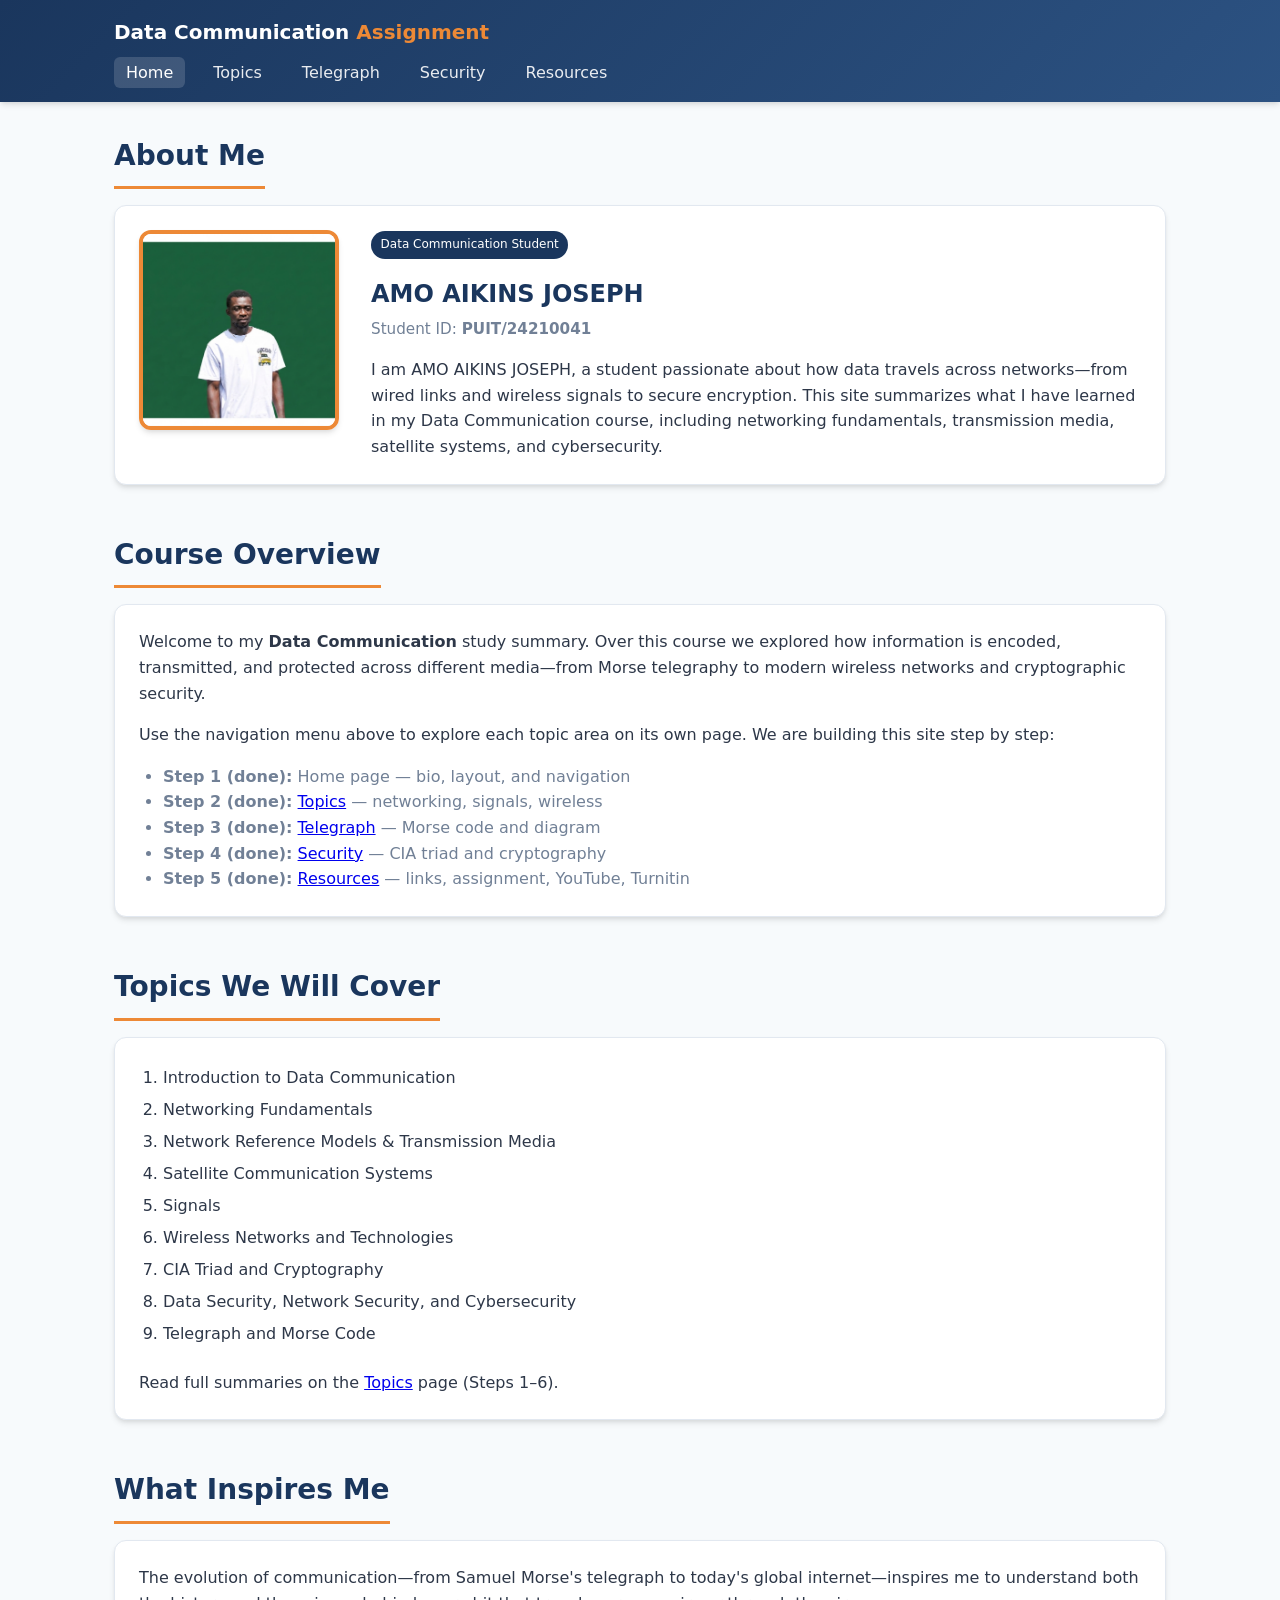
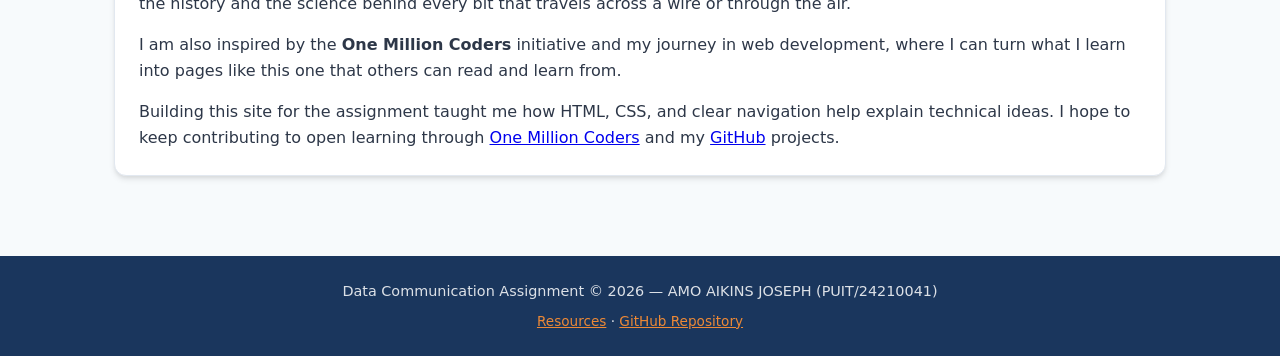
<file: index.html>
<!DOCTYPE html>
<html lang="en">
<head>
  <meta charset="UTF-8">
  <meta name="viewport" content="width=device-width, initial-scale=1.0">
  <title>Data Communication Assignment | Home</title>
  <link rel="stylesheet" href="css/styles.css">
</head>
<body>

  <header class="site-header">
    <div class="header-inner">
      <p class="site-title">Data Communication <span>Assignment</span></p>
      <nav class="main-nav" aria-label="Main navigation">
        <ul>
          <li><a href="index.html" class="active">Home</a></li>
          <li><a href="topics.html">Topics</a></li>
          <li><a href="telegraph.html">Telegraph</a></li>
          <li><a href="security.html">Security</a></li>
          <li><a href="resources.html">Resources</a></li>
        </ul>
      </nav>
    </div>
  </header>

  <main class="container">

    <!-- Section 1: About Me (Bio) -->
    <section id="about">
      <h1 class="section-title">About Me</h1>
      <div class="card profile-grid">
        <img
          src="assets/images/profile.png"
          alt="Student profile photo"
          class="profile-image"
          width="200"
          height="200"
        >
        <div class="profile-meta">
          <span class="badge">Data Communication Student</span>
          <h2>AMO AIKINS JOSEPH</h2>
          <p class="student-id">Student ID: <strong>PUIT/24210041</strong></p>
          <p>
            I am AMO AIKINS JOSEPH, a student passionate about how data travels across
            networks—from wired links and wireless signals to secure encryption. This
            site summarizes what I have learned in my Data Communication course,
            including networking fundamentals, transmission media, satellite systems,
            and cybersecurity.
          </p>
        </div>
      </div>
    </section>

    <!-- Section 2: Course Overview -->
    <section id="overview">
      <h2 class="section-title">Course Overview</h2>
      <div class="card">
        <p>
          Welcome to my <strong>Data Communication</strong> study summary. Over this course
          we explored how information is encoded, transmitted, and protected across
          different media—from Morse telegraphy to modern wireless networks and
          cryptographic security.
        </p>
        <p style="margin-top: 1rem;">
          Use the navigation menu above to explore each topic area on its own page.
          We are building this site step by step:
        </p>
        <ul style="margin: 1rem 0 0 1.5rem; color: var(--text-muted);">
          <li><strong>Step 1 (done):</strong> Home page — bio, layout, and navigation</li>
          <li><strong>Step 2 (done):</strong> <a href="topics.html">Topics</a> — networking, signals, wireless</li>
          <li><strong>Step 3 (done):</strong> <a href="telegraph.html">Telegraph</a> — Morse code and diagram</li>
          <li><strong>Step 4 (done):</strong> <a href="security.html">Security</a> — CIA triad and cryptography</li>
          <li><strong>Step 5 (done):</strong> <a href="resources.html">Resources</a> — links, assignment, YouTube, Turnitin</li>
        </ul>
      </div>
    </section>

    <!-- Section 3: Topics at a Glance -->
    <section id="topics-preview">
      <h2 class="section-title">Topics We Will Cover</h2>
      <div class="card">
        <ol style="margin-left: 1.5rem; line-height: 2;">
          <li>Introduction to Data Communication</li>
          <li>Networking Fundamentals</li>
          <li>Network Reference Models &amp; Transmission Media</li>
          <li>Satellite Communication Systems</li>
          <li>Signals</li>
          <li>Wireless Networks and Technologies</li>
          <li>CIA Triad and Cryptography</li>
          <li>Data Security, Network Security, and Cybersecurity</li>
          <li>Telegraph and Morse Code</li>
        </ol>
        <p style="margin-top: 1.25rem;">
          Read full summaries on the <a href="topics.html">Topics</a> page (Steps 1–6).
        </p>
      </div>
    </section>

    <!-- Section 4: What Inspires Me (placeholder for Step 5 expansion) -->
    <section id="inspiration">
      <h2 class="section-title">What Inspires Me</h2>
      <div class="card">
        <p>
          The evolution of communication—from Samuel Morse's telegraph to today's
          global internet—inspires me to understand both the history and the science
          behind every bit that travels across a wire or through the air.
        </p>
        <p style="margin-top: 1rem;">
          I am also inspired by the <strong>One Million Coders</strong> initiative and
          my journey in web development, where I can turn what I learn into pages
          like this one that others can read and learn from.
        </p>
        <p style="margin-top: 1rem;">
          Building this site for the assignment taught me how HTML, CSS, and clear navigation
          help explain technical ideas. I hope to keep contributing to open learning through
          <a href="resources.html#one-million-coders">One Million Coders</a> and my
          <a href="resources.html#github">GitHub</a> projects.
        </p>
      </div>
    </section>

  </main>

  <footer class="site-footer">
    <p>Data Communication Assignment &copy; 2026 &mdash; AMO AIKINS JOSEPH (PUIT/24210041)</p>
    <p style="margin-top: 0.5rem; font-size: 0.85rem;">
      <a href="resources.html">Resources</a> &middot;
      <a href="https://github.com/josephaikins810-eng/Data-Communication-Assignment" target="_blank" rel="noopener noreferrer">GitHub Repository</a>
    </p>
  </footer>

</body>
</html>
</file>
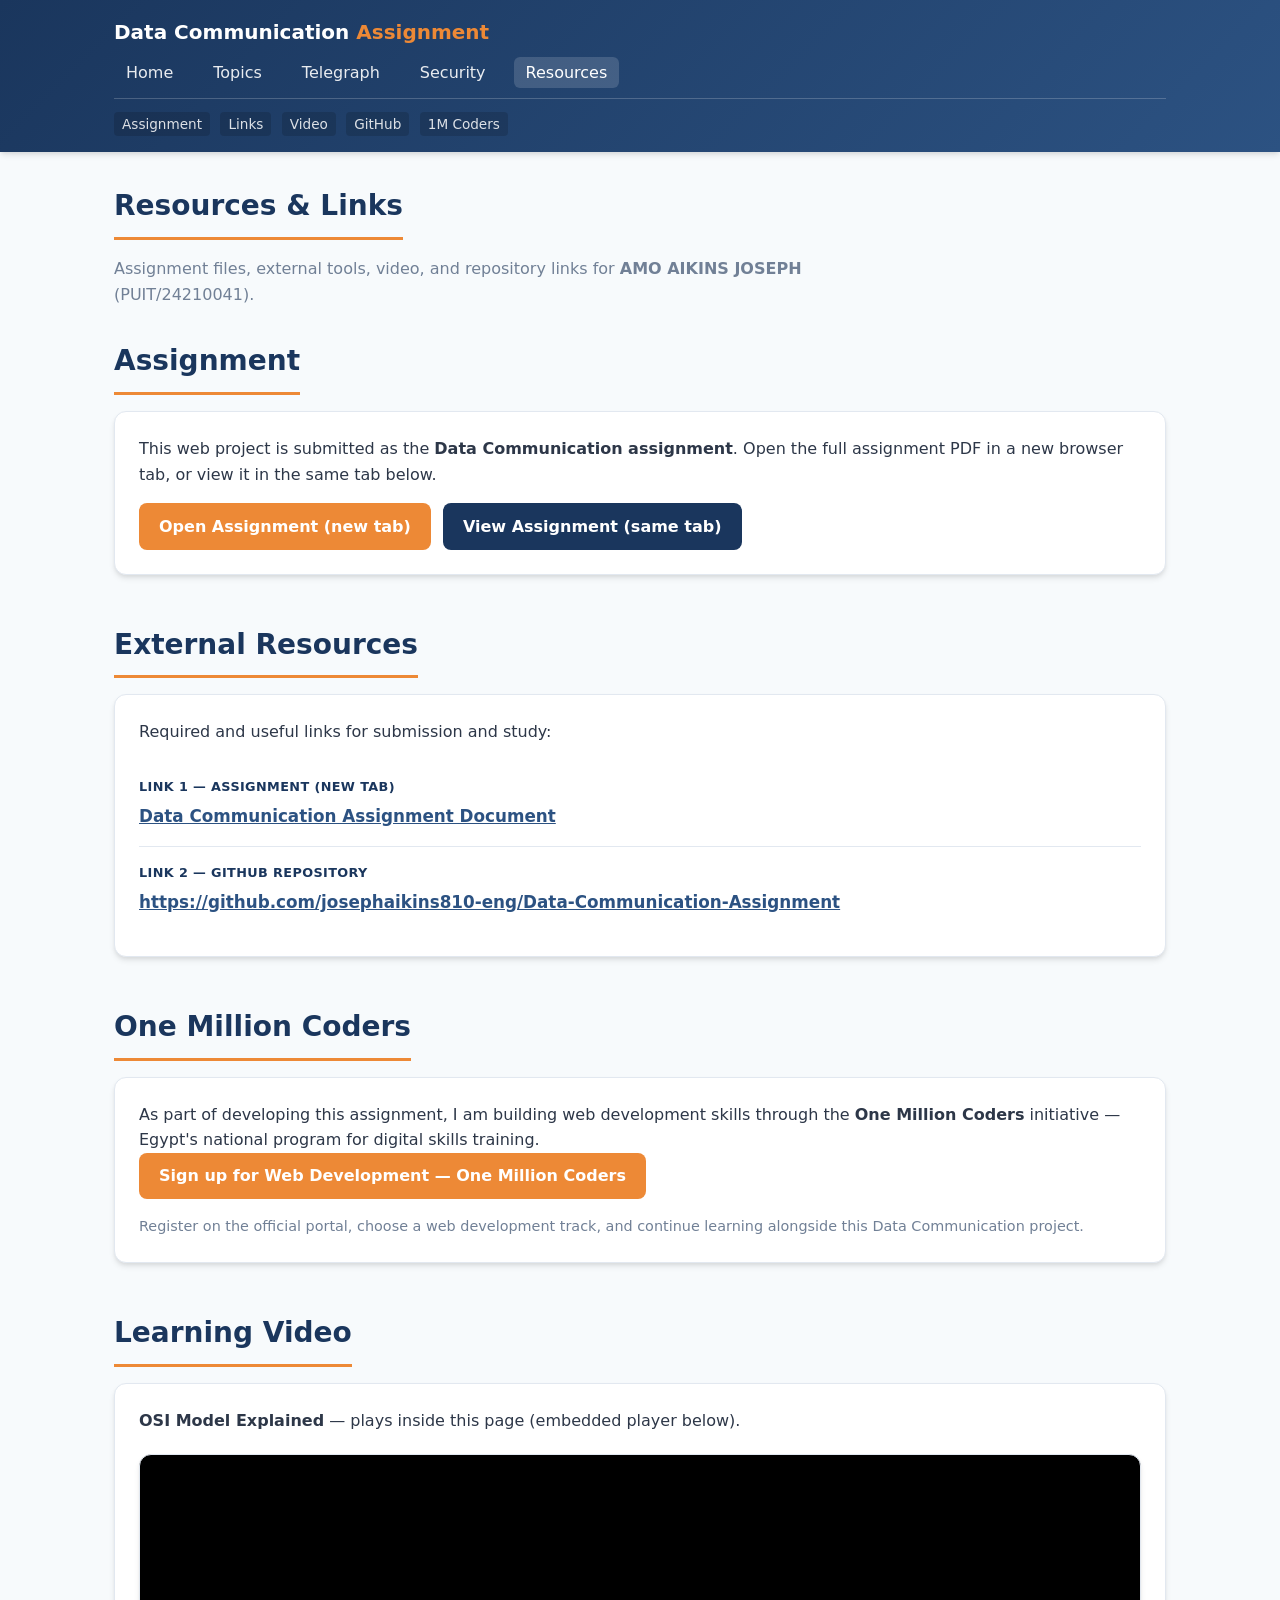
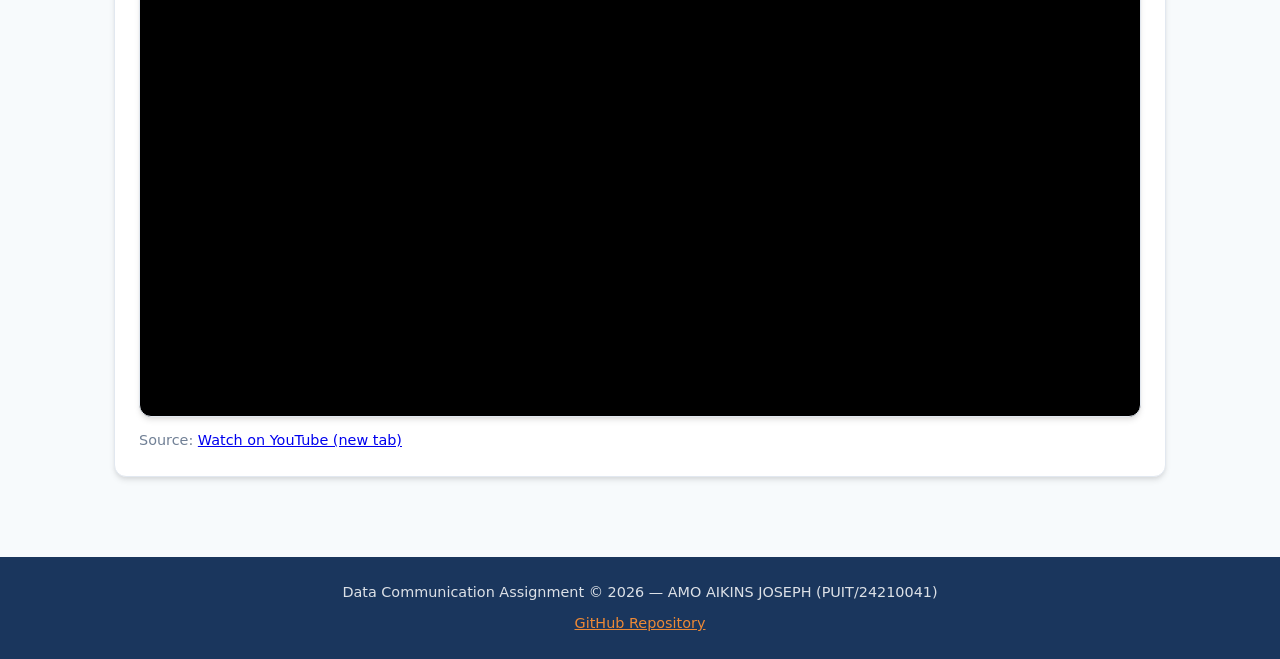
<file: resources.html>
<!DOCTYPE html>
<html lang="en">
<head>
  <meta charset="UTF-8">
  <meta name="viewport" content="width=device-width, initial-scale=1.0">
  <title>Data Communication Assignment | Resources</title>
  <link rel="stylesheet" href="css/styles.css">
</head>
<body>

  <header class="site-header">
    <div class="header-inner">
      <p class="site-title">Data Communication <span>Assignment</span></p>
      <nav class="main-nav" aria-label="Main navigation">
        <ul>
          <li><a href="index.html">Home</a></li>
          <li><a href="topics.html">Topics</a></li>
          <li><a href="telegraph.html">Telegraph</a></li>
          <li><a href="security.html">Security</a></li>
          <li><a href="resources.html" class="active">Resources</a></li>
        </ul>
      </nav>
      <nav class="page-subnav" aria-label="Resources page sections">
        <ul>
          <li><a href="#assignment">Assignment</a></li>
          <li><a href="#links">Links</a></li>
          <li><a href="#video">Video</a></li>
          <li><a href="#github">GitHub</a></li>
          <li><a href="#one-million-coders">1M Coders</a></li>
        </ul>
      </nav>
    </div>
  </header>

  <main class="container">

    <section id="page-intro" class="page-hero">
      <h1 class="section-title">Resources &amp; Links</h1>
      <p class="hero-text">
        Assignment files, external tools, video, and repository links for
        <strong>AMO AIKINS JOSEPH</strong> (PUIT/24210041).
      </p>
    </section>

    <!-- Assignment (Link1 - opens new tab) -->
    <section id="assignment">
      <h2 class="section-title">Assignment</h2>
      <div class="card">
        <p>
          This web project is submitted as the <strong>Data Communication assignment</strong>.
          Open the full assignment PDF in a new browser tab, or view it in the same tab below.
        </p>
        <div class="link-actions">
          <a
            href="assignments/data-communication-assignment.pdf"
            class="btn btn-primary"
            target="_blank"
            rel="noopener noreferrer"
          >
            Open Assignment (new tab)
          </a>
          <a
            href="assignments/data-communication-assignment.pdf"
            class="btn btn-secondary"
          >
            View Assignment (same tab)
          </a>
        </div>
      </div>
    </section>

    <!-- External resources: Turnitin + more (Link2) -->
    <section id="links">
      <h2 class="section-title">External Resources</h2>
      <div class="card">
        <p>Required and useful links for submission and study:</p>
        <ul class="resource-link-list">
          <li>
            <span class="link-label">Link 1 — Assignment (new tab)</span>
            <a
              href="assignments/data-communication-assignment.pdf"
              target="_blank"
              rel="noopener noreferrer"
            >
              Data Communication Assignment Document
            </a>
          </li>
          
          <li>
            <span class="link-label">Link 2 — GitHub Repository</span>
            <a
              href="https://github.com/josephaikins810-eng/data-communication"
              target="_blank"
              rel="noopener noreferrer"
            >
              https://github.com/josephaikins810-eng/Data-Communication-Assignment
            </a>
          </li>
        </ul>
      </div>
    </section>

<!-- One Million Coders -->
<section id="one-million-coders">
  <h2 class="section-title">One Million Coders</h2>
  <div class="card">
    <p>
      As part of developing this assignment, I am building web development skills through
      the <strong>One Million Coders</strong> initiative — Egypt's national program for
      digital skills training.
    </p>
    <a
      href="https://www.onemillioncoders.gov.eg/"
      class="btn btn-primary"
      target="_blank"
      rel="noopener noreferrer"
    >
      Sign up for Web Development — One Million Coders
    </a>
    <p class="link-note" style="margin-top: 1rem;">
      Register on the official portal, choose a web development track, and continue
      learning alongside this Data Communication project.
    </p>
  </div>
</section>

    <!-- YouTube embedded in page (plays inside this tab) -->
    <section id="video">
      <h2 class="section-title">Learning Video</h2>
      <div class="card">
        <p>
          <strong>OSI Model Explained</strong> — plays inside this page (embedded player below).
        </p>
        <p id="video-local-tip" class="video-warning" hidden>
          <strong>Video blocked on local files.</strong>
          Double-click <code>start-server.bat</code> in your project folder, then open
          <a href="http://localhost:5500/resources.html#video">http://localhost:5500/resources.html#video</a>
          — or use <strong>Live Server</strong> on this file in Cursor.
        </p>
        <div class="video-wrapper">
          <iframe
            src="https://www.youtube.com/embed/vv4y_uOneC0?rel=0"
            title="OSI Model Explained | Data Communication"
            allow="accelerometer; autoplay; clipboard-write; encrypted-media; gyroscope; picture-in-picture; web-share"
            allowfullscreen
            referrerpolicy="strict-origin-when-cross-origin"
          ></iframe>
        </div>
        <p class="link-note">
          Source:
          <a href="https://www.youtube.com/watch?v=vv4y_uOneC0" target="_blank" rel="noopener noreferrer">
            Watch on YouTube (new tab)
          </a>
        </p>
      </div>
    </section>


  </main>

  <footer class="site-footer">
    <p>Data Communication Assignment &copy; 2026 &mdash; AMO AIKINS JOSEPH (PUIT/24210041)</p>
    <p style="margin-top: 0.5rem;">
      <a href="https://github.com/josephaikins810-eng/data-communication" target="_blank" rel="noopener noreferrer">GitHub Repository</a>
    </p>
  </footer>

  <script>
    if (window.location.protocol === "file:") {
      var tip = document.getElementById("video-local-tip");
      if (tip) tip.hidden = false;
    }
  </script>
</body>
</html>
</file>
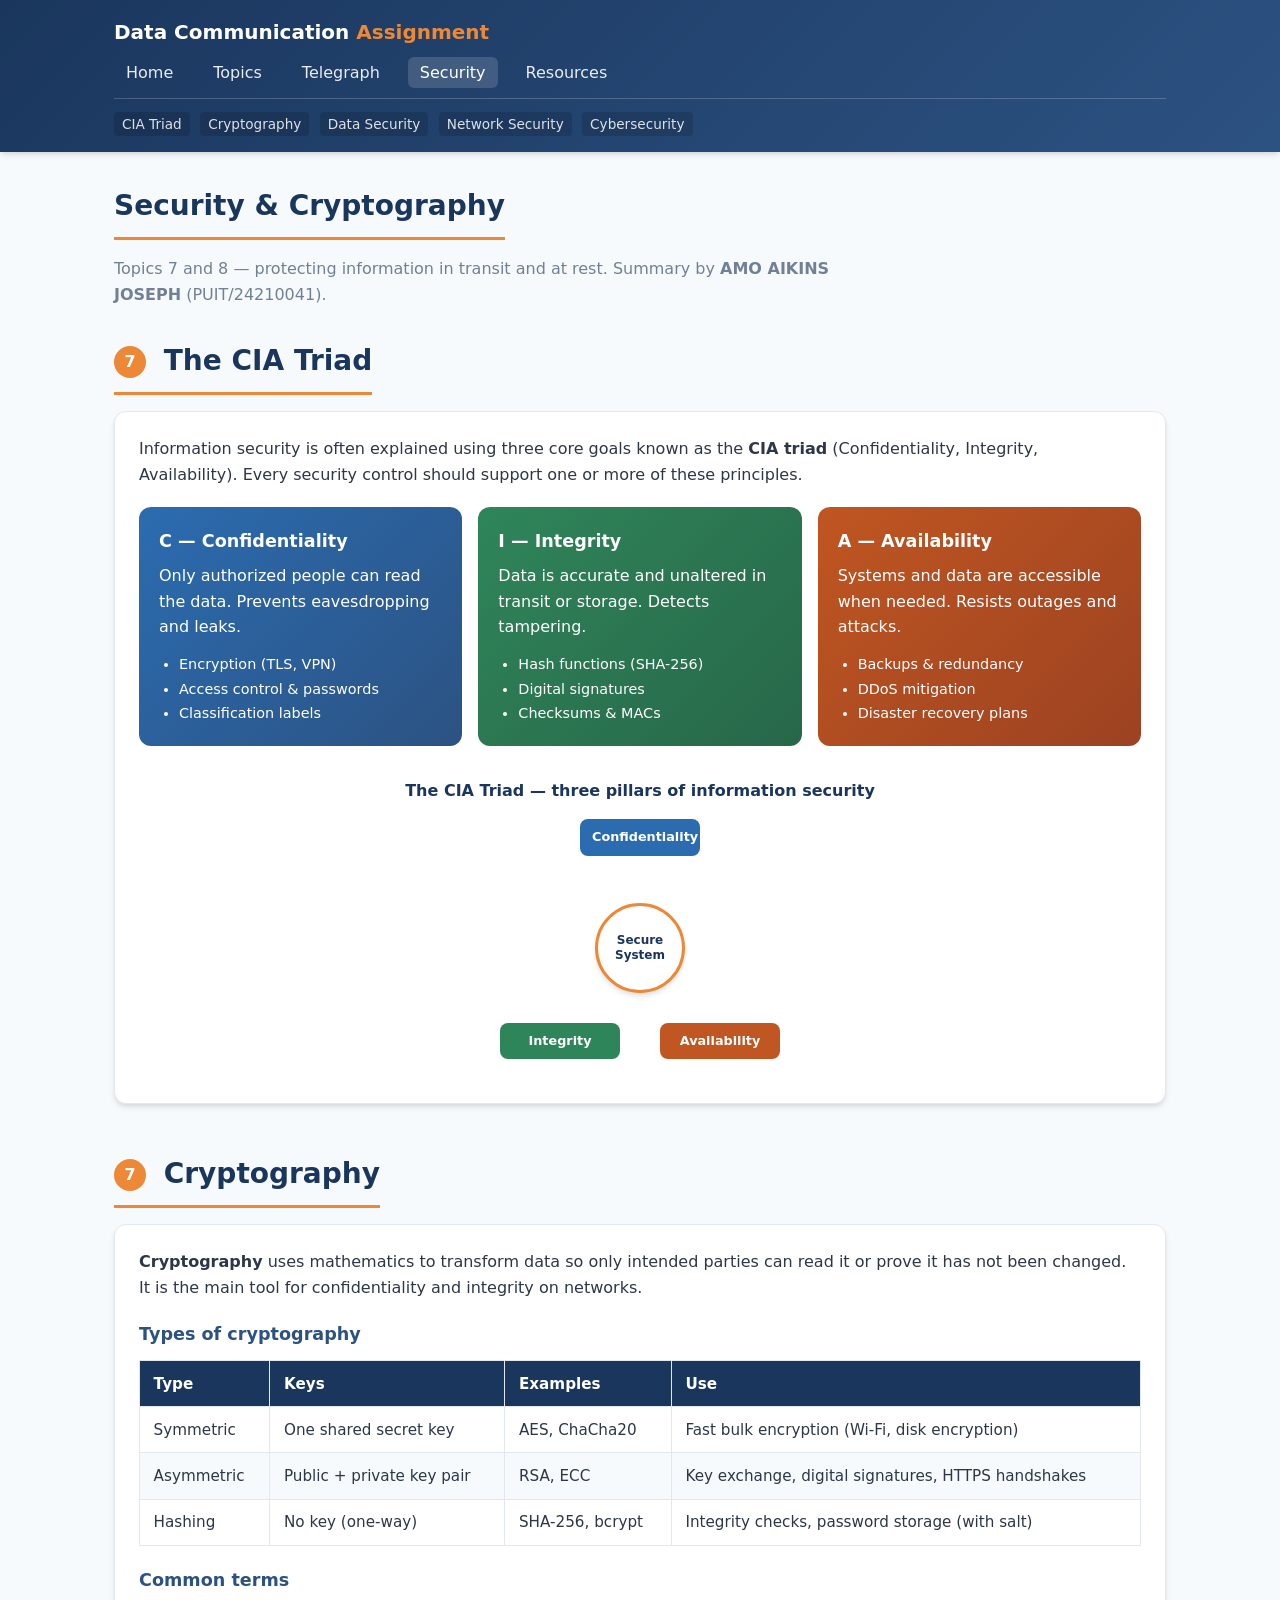
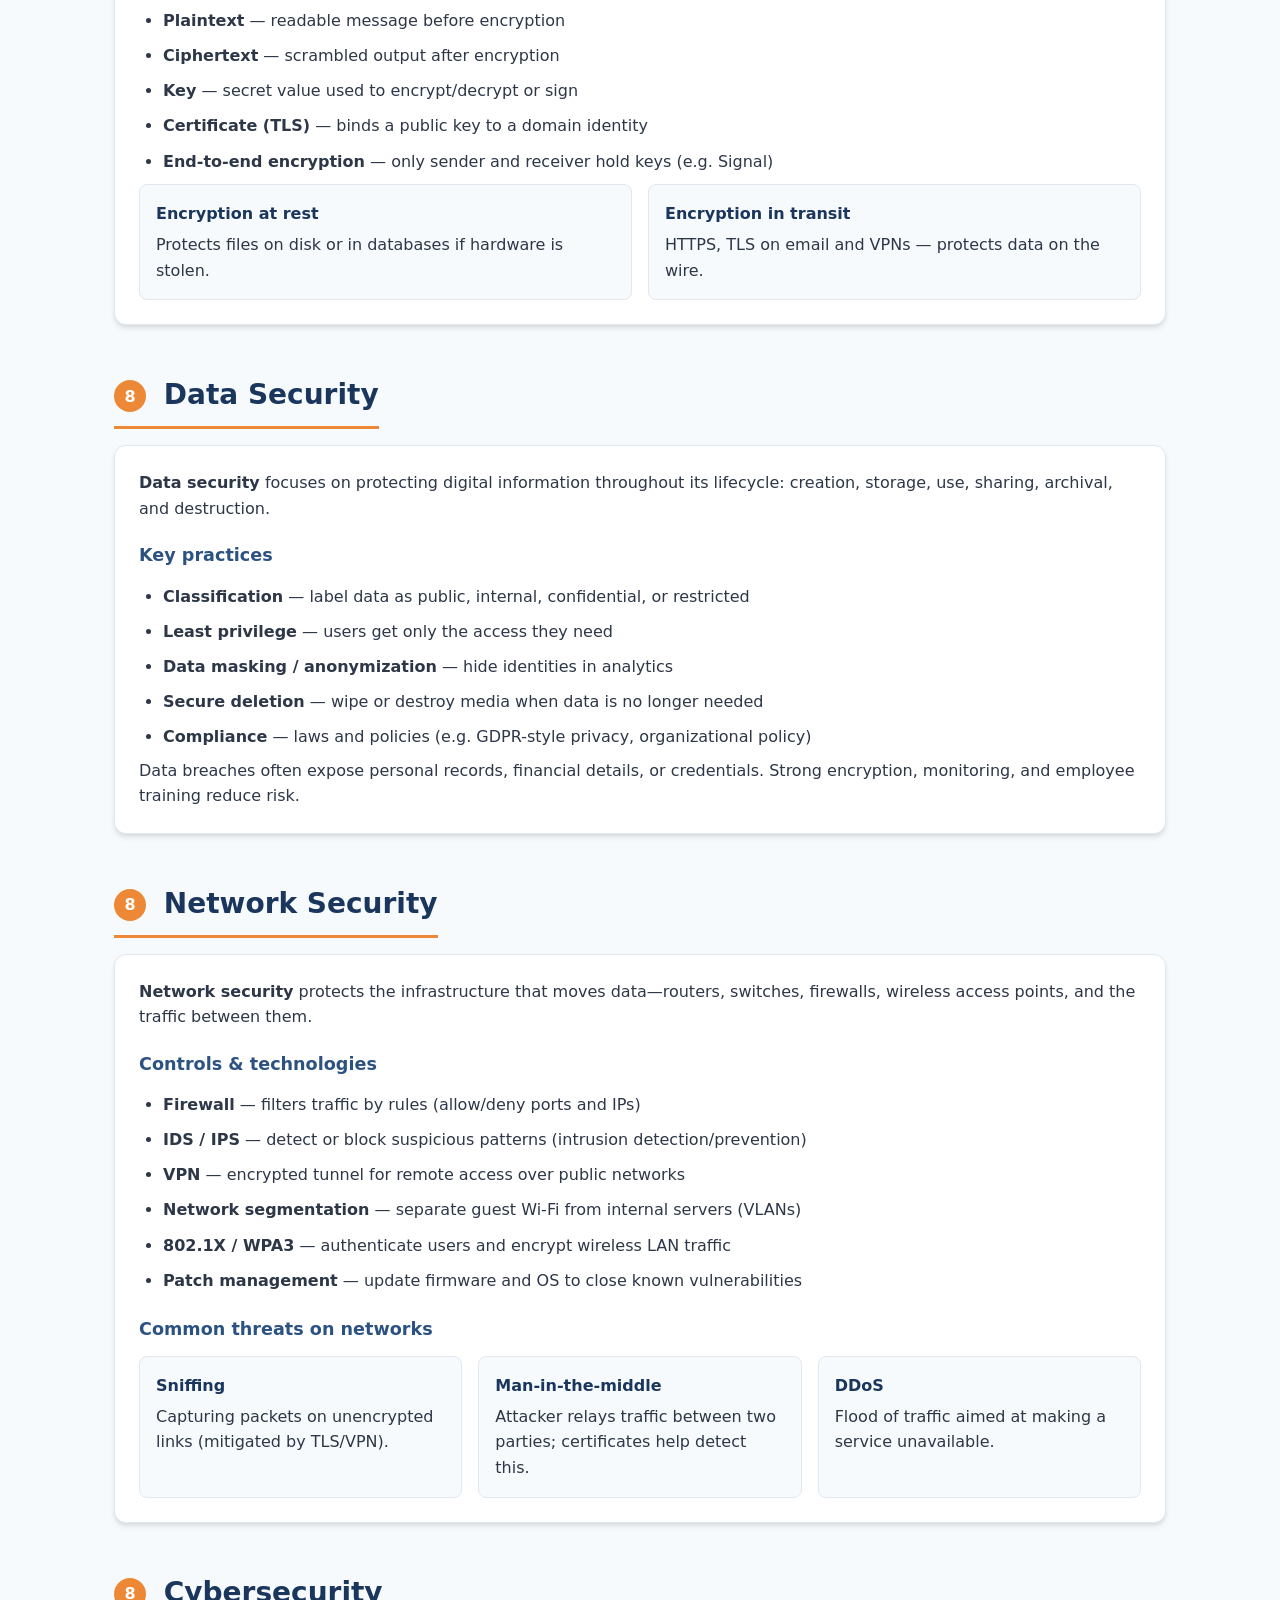
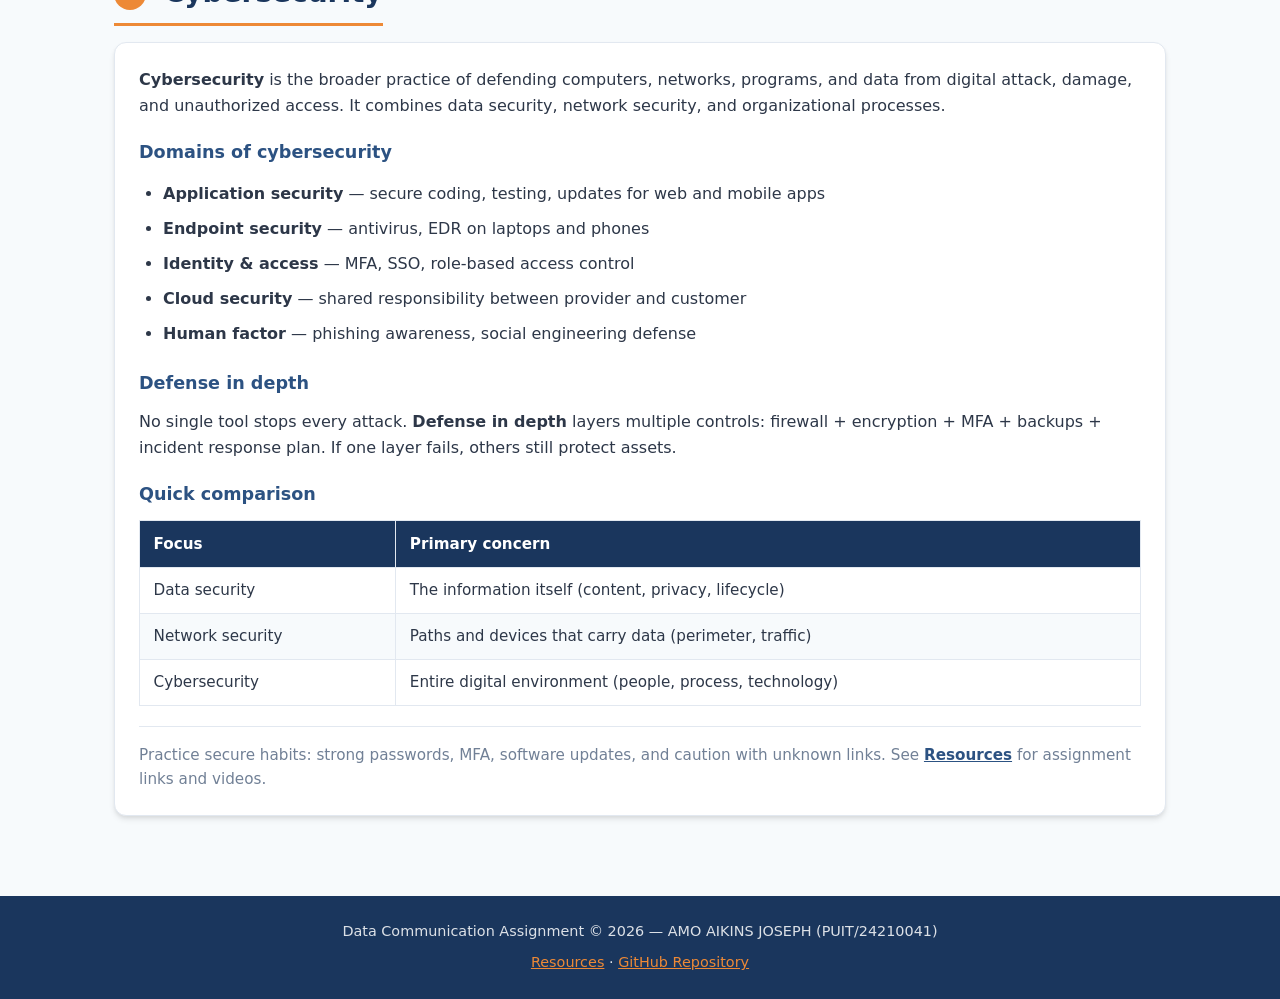
<file: security.html>
<!DOCTYPE html>
<html lang="en">
<head>
  <meta charset="UTF-8">
  <meta name="viewport" content="width=device-width, initial-scale=1.0">
  <title>Data Communication Assignment | Security</title>
  <link rel="stylesheet" href="css/styles.css">
</head>
<body>

  <header class="site-header">
    <div class="header-inner">
      <p class="site-title">Data Communication <span>Assignment</span></p>
      <nav class="main-nav" aria-label="Main navigation">
        <ul>
          <li><a href="index.html">Home</a></li>
          <li><a href="topics.html">Topics</a></li>
          <li><a href="telegraph.html">Telegraph</a></li>
          <li><a href="security.html" class="active">Security</a></li>
          <li><a href="resources.html">Resources</a></li>
        </ul>
      </nav>
      <nav class="page-subnav" aria-label="Security page sections">
        <ul>
          <li><a href="#cia-triad">CIA Triad</a></li>
          <li><a href="#cryptography">Cryptography</a></li>
          <li><a href="#data-security">Data Security</a></li>
          <li><a href="#network-security">Network Security</a></li>
          <li><a href="#cybersecurity">Cybersecurity</a></li>
        </ul>
      </nav>
    </div>
  </header>

  <main class="container">

    <section id="page-intro" class="page-hero">
      <h1 class="section-title">Security &amp; Cryptography</h1>
      <p class="hero-text">
        Topics 7 and 8 — protecting information in transit and at rest.
        Summary by <strong>AMO AIKINS JOSEPH</strong> (PUIT/24210041).
      </p>
    </section>

    <!-- 7. CIA Triad -->
    <section id="cia-triad">
      <h2 class="section-title"><span class="topic-num">7</span> The CIA Triad</h2>
      <div class="card">
        <p>
          Information security is often explained using three core goals known as the
          <strong>CIA triad</strong> (Confidentiality, Integrity, Availability). Every security
          control should support one or more of these principles.
        </p>

        <div class="cia-grid">
          <article class="cia-card cia-c">
            <h3>C — Confidentiality</h3>
            <p>Only authorized people can read the data. Prevents eavesdropping and leaks.</p>
            <ul>
              <li>Encryption (TLS, VPN)</li>
              <li>Access control &amp; passwords</li>
              <li>Classification labels</li>
            </ul>
          </article>
          <article class="cia-card cia-i">
            <h3>I — Integrity</h3>
            <p>Data is accurate and unaltered in transit or storage. Detects tampering.</p>
            <ul>
              <li>Hash functions (SHA-256)</li>
              <li>Digital signatures</li>
              <li>Checksums &amp; MACs</li>
            </ul>
          </article>
          <article class="cia-card cia-a">
            <h3>A — Availability</h3>
            <p>Systems and data are accessible when needed. Resists outages and attacks.</p>
            <ul>
              <li>Backups &amp; redundancy</li>
              <li>DDoS mitigation</li>
              <li>Disaster recovery plans</li>
            </ul>
          </article>
        </div>

        <figure class="diagram cia-diagram" aria-label="CIA triad relationship">
          <figcaption>The CIA Triad — three pillars of information security</figcaption>
          <div class="cia-triangle">
            <div class="cia-node top">Confidentiality</div>
            <div class="cia-node left">Integrity</div>
            <div class="cia-node right">Availability</div>
            <div class="cia-center">Secure<br>System</div>
          </div>
        </figure>
      </div>
    </section>

    <!-- Cryptography -->
    <section id="cryptography">
      <h2 class="section-title"><span class="topic-num">7</span> Cryptography</h2>
      <div class="card">
        <p>
          <strong>Cryptography</strong> uses mathematics to transform data so only intended
          parties can read it or prove it has not been changed. It is the main tool for
          confidentiality and integrity on networks.
        </p>

        <h3 class="card-subtitle">Types of cryptography</h3>
        <table class="data-table">
          <thead>
            <tr>
              <th>Type</th>
              <th>Keys</th>
              <th>Examples</th>
              <th>Use</th>
            </tr>
          </thead>
          <tbody>
            <tr>
              <td>Symmetric</td>
              <td>One shared secret key</td>
              <td>AES, ChaCha20</td>
              <td>Fast bulk encryption (Wi-Fi, disk encryption)</td>
            </tr>
            <tr>
              <td>Asymmetric</td>
              <td>Public + private key pair</td>
              <td>RSA, ECC</td>
              <td>Key exchange, digital signatures, HTTPS handshakes</td>
            </tr>
            <tr>
              <td>Hashing</td>
              <td>No key (one-way)</td>
              <td>SHA-256, bcrypt</td>
              <td>Integrity checks, password storage (with salt)</td>
            </tr>
          </tbody>
        </table>

        <h3 class="card-subtitle">Common terms</h3>
        <ul class="key-list">
          <li><strong>Plaintext</strong> — readable message before encryption</li>
          <li><strong>Ciphertext</strong> — scrambled output after encryption</li>
          <li><strong>Key</strong> — secret value used to encrypt/decrypt or sign</li>
          <li><strong>Certificate (TLS)</strong> — binds a public key to a domain identity</li>
          <li><strong>End-to-end encryption</strong> — only sender and receiver hold keys (e.g. Signal)</li>
        </ul>

        <div class="info-grid">
          <div class="info-box">
            <strong>Encryption at rest</strong>
            <p>Protects files on disk or in databases if hardware is stolen.</p>
          </div>
          <div class="info-box">
            <strong>Encryption in transit</strong>
            <p>HTTPS, TLS on email and VPNs — protects data on the wire.</p>
          </div>
        </div>
      </div>
    </section>

    <!-- 8. Data Security -->
    <section id="data-security">
      <h2 class="section-title"><span class="topic-num">8</span> Data Security</h2>
      <div class="card">
        <p>
          <strong>Data security</strong> focuses on protecting digital information throughout
          its lifecycle: creation, storage, use, sharing, archival, and destruction.
        </p>
        <h3 class="card-subtitle">Key practices</h3>
        <ul class="key-list">
          <li><strong>Classification</strong> — label data as public, internal, confidential, or restricted</li>
          <li><strong>Least privilege</strong> — users get only the access they need</li>
          <li><strong>Data masking / anonymization</strong> — hide identities in analytics</li>
          <li><strong>Secure deletion</strong> — wipe or destroy media when data is no longer needed</li>
          <li><strong>Compliance</strong> — laws and policies (e.g. GDPR-style privacy, organizational policy)</li>
        </ul>
        <p>
          Data breaches often expose personal records, financial details, or credentials. Strong
          encryption, monitoring, and employee training reduce risk.
        </p>
      </div>
    </section>

    <!-- Network Security -->
    <section id="network-security">
      <h2 class="section-title"><span class="topic-num">8</span> Network Security</h2>
      <div class="card">
        <p>
          <strong>Network security</strong> protects the infrastructure that moves data—routers,
          switches, firewalls, wireless access points, and the traffic between them.
        </p>
        <h3 class="card-subtitle">Controls &amp; technologies</h3>
        <ul class="key-list">
          <li><strong>Firewall</strong> — filters traffic by rules (allow/deny ports and IPs)</li>
          <li><strong>IDS / IPS</strong> — detect or block suspicious patterns (intrusion detection/prevention)</li>
          <li><strong>VPN</strong> — encrypted tunnel for remote access over public networks</li>
          <li><strong>Network segmentation</strong> — separate guest Wi-Fi from internal servers (VLANs)</li>
          <li><strong>802.1X / WPA3</strong> — authenticate users and encrypt wireless LAN traffic</li>
          <li><strong>Patch management</strong> — update firmware and OS to close known vulnerabilities</li>
        </ul>
        <h3 class="card-subtitle">Common threats on networks</h3>
        <div class="info-grid">
          <div class="info-box">
            <strong>Sniffing</strong>
            <p>Capturing packets on unencrypted links (mitigated by TLS/VPN).</p>
          </div>
          <div class="info-box">
            <strong>Man-in-the-middle</strong>
            <p>Attacker relays traffic between two parties; certificates help detect this.</p>
          </div>
          <div class="info-box">
            <strong>DDoS</strong>
            <p>Flood of traffic aimed at making a service unavailable.</p>
          </div>
        </div>
      </div>
    </section>

    <!-- Cybersecurity -->
    <section id="cybersecurity">
      <h2 class="section-title"><span class="topic-num">8</span> Cybersecurity</h2>
      <div class="card">
        <p>
          <strong>Cybersecurity</strong> is the broader practice of defending computers, networks,
          programs, and data from digital attack, damage, and unauthorized access. It combines
          data security, network security, and organizational processes.
        </p>
        <h3 class="card-subtitle">Domains of cybersecurity</h3>
        <ul class="key-list">
          <li><strong>Application security</strong> — secure coding, testing, updates for web and mobile apps</li>
          <li><strong>Endpoint security</strong> — antivirus, EDR on laptops and phones</li>
          <li><strong>Identity &amp; access</strong> — MFA, SSO, role-based access control</li>
          <li><strong>Cloud security</strong> — shared responsibility between provider and customer</li>
          <li><strong>Human factor</strong> — phishing awareness, social engineering defense</li>
        </ul>
        <h3 class="card-subtitle">Defense in depth</h3>
        <p>
          No single tool stops every attack. <strong>Defense in depth</strong> layers multiple
          controls: firewall + encryption + MFA + backups + incident response plan. If one layer
          fails, others still protect assets.
        </p>
        <h3 class="card-subtitle">Quick comparison</h3>
        <table class="data-table">
          <thead>
            <tr>
              <th>Focus</th>
              <th>Primary concern</th>
            </tr>
          </thead>
          <tbody>
            <tr>
              <td>Data security</td>
              <td>The information itself (content, privacy, lifecycle)</td>
            </tr>
            <tr>
              <td>Network security</td>
              <td>Paths and devices that carry data (perimeter, traffic)</td>
            </tr>
            <tr>
              <td>Cybersecurity</td>
              <td>Entire digital environment (people, process, technology)</td>
            </tr>
          </tbody>
        </table>
        <p class="topic-footer-note">
          Practice secure habits: strong passwords, MFA, software updates, and caution with
          unknown links. See <a href="resources.html">Resources</a> for assignment links and videos.
        </p>
      </div>
    </section>

  </main>

  <footer class="site-footer">
    <p>Data Communication Assignment &copy; 2026 &mdash; AMO AIKINS JOSEPH (PUIT/24210041)</p>
    <p style="margin-top: 0.5rem;">
      <a href="resources.html">Resources</a> &middot;
      <a href="https://github.com/josephaikins810-eng/data-communication" target="_blank" rel="noopener noreferrer">GitHub Repository</a>
    </p>
  </footer>

</body>
</html>
</file>
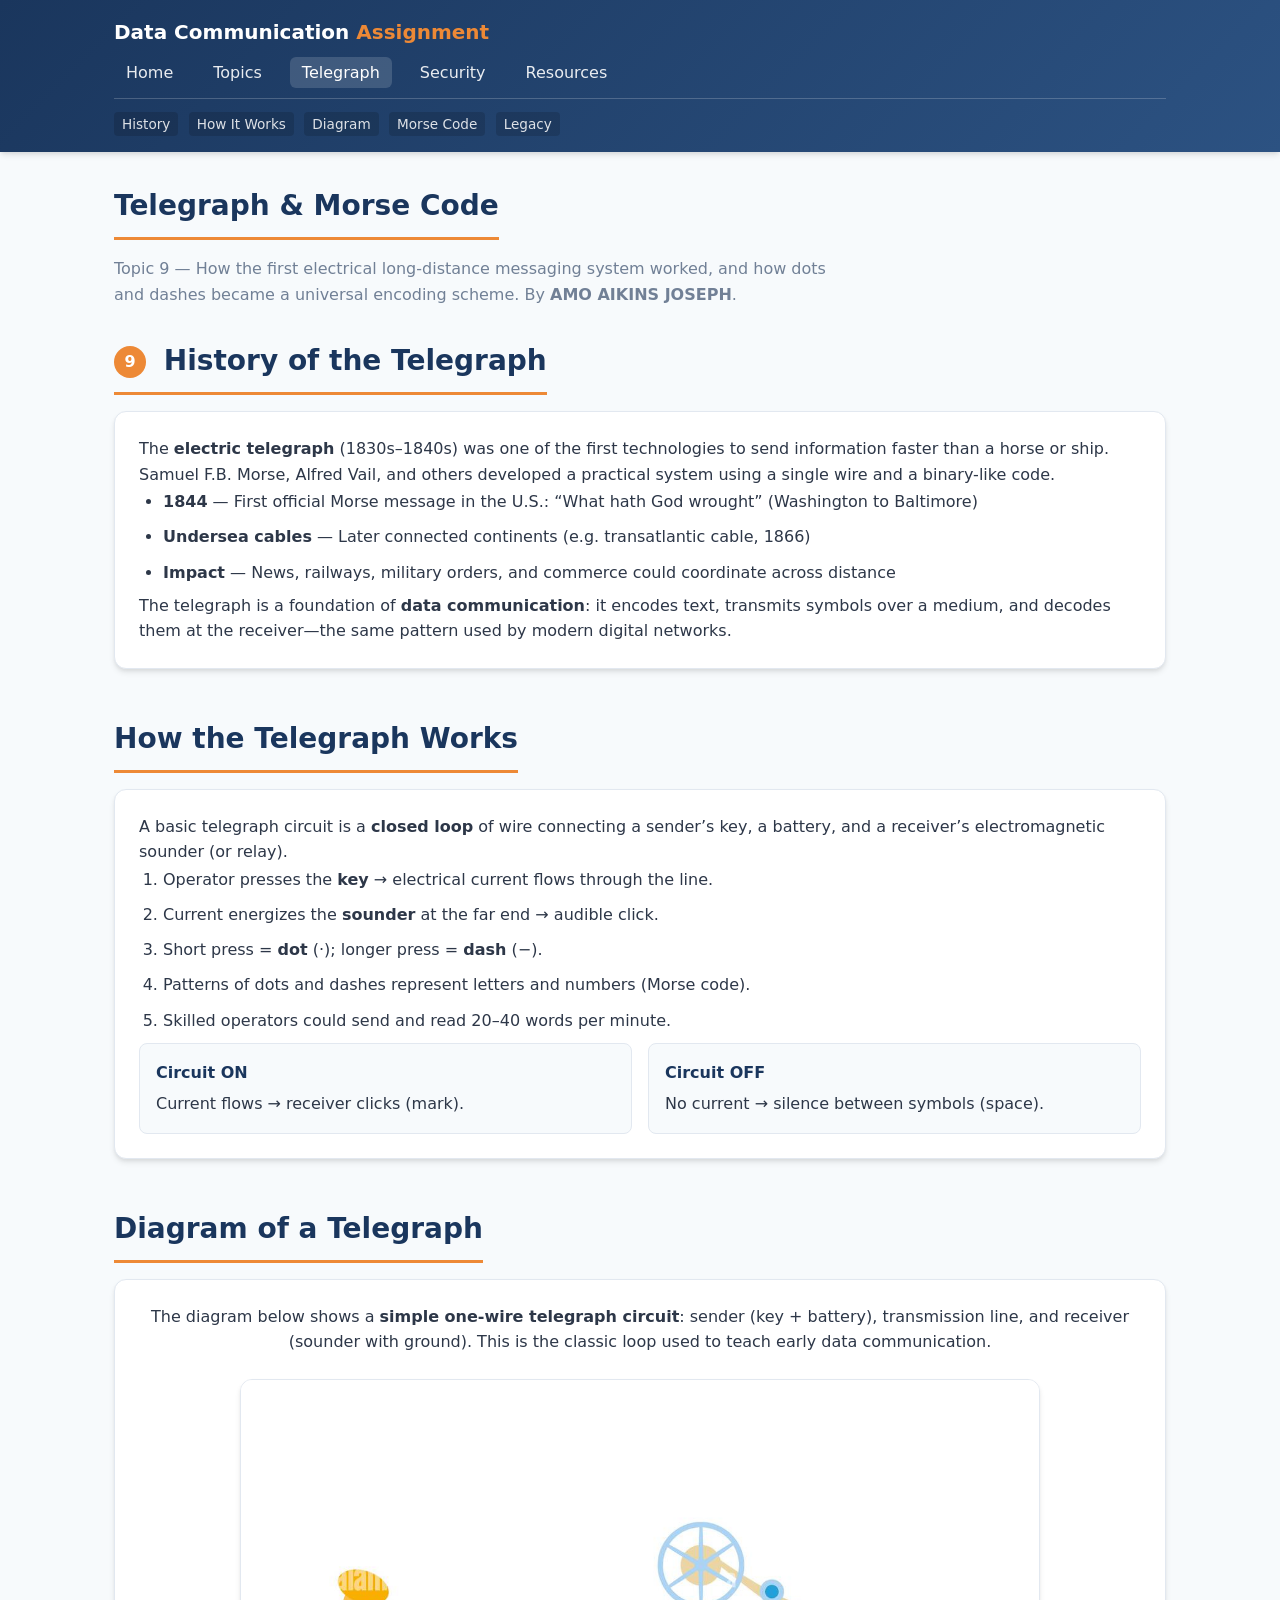
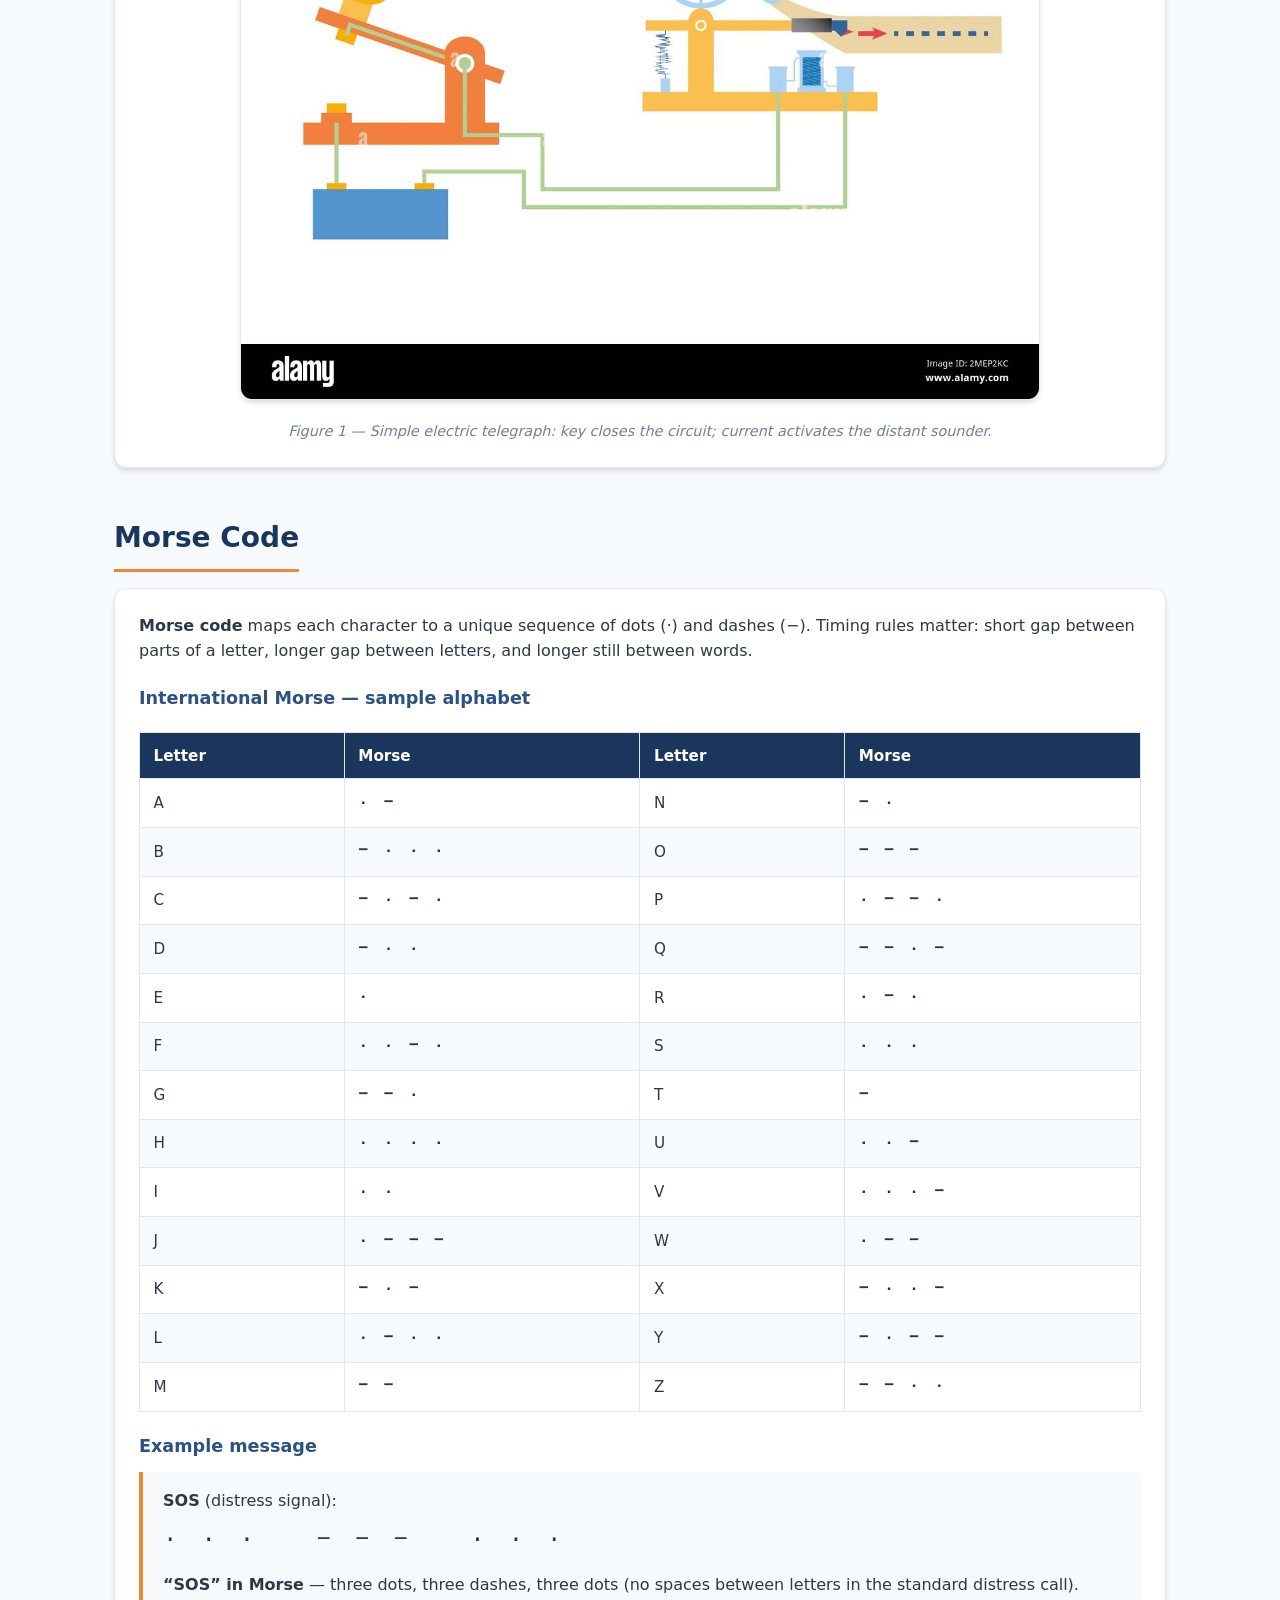
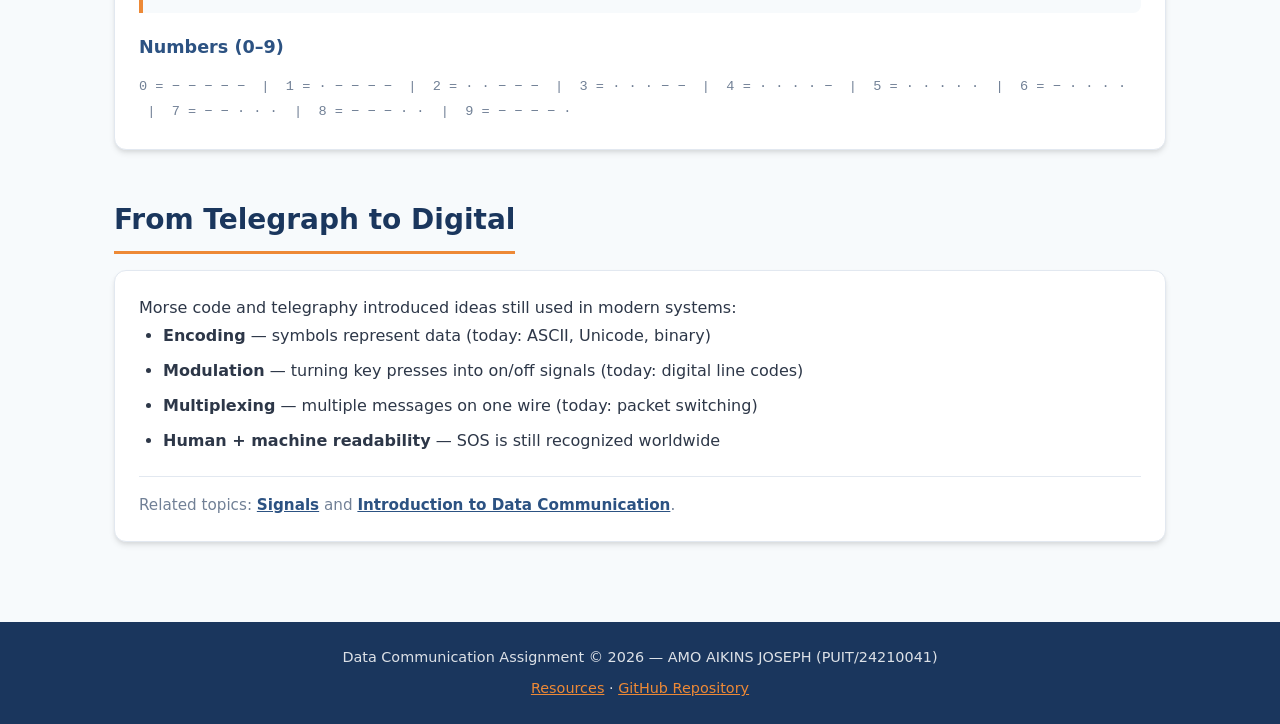
<file: telegraph.html>
<!DOCTYPE html>
<html lang="en">
<head>
  <meta charset="UTF-8">
  <meta name="viewport" content="width=device-width, initial-scale=1.0">
  <title>Data Communication Assignment | Telegraph &amp; Morse</title>
  <link rel="stylesheet" href="css/styles.css">
</head>
<body>

  <header class="site-header">
    <div class="header-inner">
      <p class="site-title">Data Communication <span>Assignment</span></p>
      <nav class="main-nav" aria-label="Main navigation">
        <ul>
          <li><a href="index.html">Home</a></li>
          <li><a href="topics.html">Topics</a></li>
          <li><a href="telegraph.html" class="active">Telegraph</a></li>
          <li><a href="security.html">Security</a></li>
          <li><a href="resources.html">Resources</a></li>
        </ul>
      </nav>
      <nav class="page-subnav" aria-label="Telegraph page sections">
        <ul>
          <li><a href="#history">History</a></li>
          <li><a href="#how-it-works">How It Works</a></li>
          <li><a href="#diagram">Diagram</a></li>
          <li><a href="#morse-code">Morse Code</a></li>
          <li><a href="#legacy">Legacy</a></li>
        </ul>
      </nav>
    </div>
  </header>

  <main class="container">

    <section id="page-intro" class="page-hero">
      <h1 class="section-title">Telegraph &amp; Morse Code</h1>
      <p class="hero-text">
        Topic 9 — How the first electrical long-distance messaging system worked, and how
        dots and dashes became a universal encoding scheme. By <strong>AMO AIKINS JOSEPH</strong>.
      </p>
    </section>

    <!-- History -->
    <section id="history">
      <h2 class="section-title"><span class="topic-num">9</span> History of the Telegraph</h2>
      <div class="card">
        <p>
          The <strong>electric telegraph</strong> (1830s–1840s) was one of the first technologies
          to send information faster than a horse or ship. Samuel F.B. Morse, Alfred Vail, and
          others developed a practical system using a single wire and a binary-like code.
        </p>
        <ul class="key-list">
          <li><strong>1844</strong> — First official Morse message in the U.S.: “What hath God wrought” (Washington to Baltimore)</li>
          <li><strong>Undersea cables</strong> — Later connected continents (e.g. transatlantic cable, 1866)</li>
          <li><strong>Impact</strong> — News, railways, military orders, and commerce could coordinate across distance</li>
        </ul>
        <p>
          The telegraph is a foundation of <strong>data communication</strong>: it encodes text,
          transmits symbols over a medium, and decodes them at the receiver—the same pattern
          used by modern digital networks.
        </p>
      </div>
    </section>

    <!-- How it works -->
    <section id="how-it-works">
      <h2 class="section-title">How the Telegraph Works</h2>
      <div class="card">
        <p>
          A basic telegraph circuit is a <strong>closed loop</strong> of wire connecting a
          sender’s key, a battery, and a receiver’s electromagnetic sounder (or relay).
        </p>
        <ol class="key-list ordered-list">
          <li>Operator presses the <strong>key</strong> → electrical current flows through the line.</li>
          <li>Current energizes the <strong>sounder</strong> at the far end → audible click.</li>
          <li>Short press = <strong>dot</strong> (·); longer press = <strong>dash</strong> (−).</li>
          <li>Patterns of dots and dashes represent letters and numbers (Morse code).</li>
          <li>Skilled operators could send and read 20–40 words per minute.</li>
        </ol>
        <div class="info-grid">
          <div class="info-box">
            <strong>Circuit ON</strong>
            <p>Current flows → receiver clicks (mark).</p>
          </div>
          <div class="info-box">
            <strong>Circuit OFF</strong>
            <p>No current → silence between symbols (space).</p>
          </div>
        </div>
      </div>
    </section>

    <!-- Telegraph diagram -->
    <section id="diagram">
      <h2 class="section-title">Diagram of a Telegraph</h2>
      <div class="card diagram-card">
        <p>
          The diagram below shows a <strong>simple one-wire telegraph circuit</strong>: sender
          (key + battery), transmission line, and receiver (sounder with ground). This is the
          classic loop used to teach early data communication.
        </p>
        <figure class="telegraph-figure">
          <img
            src="assets/images/telegraph-diagram.jpg"
            alt="Diagram of electric telegraph: key, battery, electromagnets, and paper tape recording Morse code dots and dashes"
            class="telegraph-diagram-img"
            width="800"
            height="450"
          >
          <figcaption>
            Figure 1 — Simple electric telegraph: key closes the circuit; current activates the distant sounder.
          </figcaption>
        </figure>
      </div>
    </section>

    <!-- Morse code -->
    <section id="morse-code">
      <h2 class="section-title">Morse Code</h2>
      <div class="card">
        <p>
          <strong>Morse code</strong> maps each character to a unique sequence of dots (·) and
          dashes (−). Timing rules matter: short gap between parts of a letter, longer gap
          between letters, and longer still between words.
        </p>
        <h3 class="card-subtitle">International Morse — sample alphabet</h3>
        <div class="morse-table-wrap">
          <table class="data-table morse-table">
            <thead>
              <tr>
                <th>Letter</th>
                <th>Morse</th>
                <th>Letter</th>
                <th>Morse</th>
              </tr>
            </thead>
            <tbody>
              <tr><td>A</td><td class="morse-cell">· −</td><td>N</td><td class="morse-cell">− ·</td></tr>
              <tr><td>B</td><td class="morse-cell">− · · ·</td><td>O</td><td class="morse-cell">− − −</td></tr>
              <tr><td>C</td><td class="morse-cell">− · − ·</td><td>P</td><td class="morse-cell">· − − ·</td></tr>
              <tr><td>D</td><td class="morse-cell">− · ·</td><td>Q</td><td class="morse-cell">− − · −</td></tr>
              <tr><td>E</td><td class="morse-cell">·</td><td>R</td><td class="morse-cell">· − ·</td></tr>
              <tr><td>F</td><td class="morse-cell">· · − ·</td><td>S</td><td class="morse-cell">· · ·</td></tr>
              <tr><td>G</td><td class="morse-cell">− − ·</td><td>T</td><td class="morse-cell">−</td></tr>
              <tr><td>H</td><td class="morse-cell">· · · ·</td><td>U</td><td class="morse-cell">· · −</td></tr>
              <tr><td>I</td><td class="morse-cell">· ·</td><td>V</td><td class="morse-cell">· · · −</td></tr>
              <tr><td>J</td><td class="morse-cell">· − − −</td><td>W</td><td class="morse-cell">· − −</td></tr>
              <tr><td>K</td><td class="morse-cell">− · −</td><td>X</td><td class="morse-cell">− · · −</td></tr>
              <tr><td>L</td><td class="morse-cell">· − · ·</td><td>Y</td><td class="morse-cell">− · − −</td></tr>
              <tr><td>M</td><td class="morse-cell">− −</td><td>Z</td><td class="morse-cell">− − · ·</td></tr>
            </tbody>
          </table>
        </div>
        <h3 class="card-subtitle">Example message</h3>
        <div class="morse-example">
          <p><strong>SOS</strong> (distress signal):</p>
          <p class="morse-display">· · · &nbsp; − − − &nbsp; · · ·</p>
          <p style="margin-top: 0.75rem;"><strong>“SOS” in Morse</strong> — three dots, three dashes, three dots (no spaces between letters in the standard distress call).</p>
        </div>
        <h3 class="card-subtitle">Numbers (0–9)</h3>
        <p class="morse-numbers">
          0 = − − − − − &nbsp;|&nbsp; 1 = · − − − − &nbsp;|&nbsp; 2 = · · − − − &nbsp;|&nbsp;
          3 = · · · − − &nbsp;|&nbsp; 4 = · · · · − &nbsp;|&nbsp; 5 = · · · · · &nbsp;|&nbsp;
          6 = − · · · · &nbsp;|&nbsp; 7 = − − · · · &nbsp;|&nbsp; 8 = − − − · · &nbsp;|&nbsp; 9 = − − − − ·
        </p>
      </div>
    </section>

    <!-- Legacy -->
    <section id="legacy">
      <h2 class="section-title">From Telegraph to Digital</h2>
      <div class="card">
        <p>
          Morse code and telegraphy introduced ideas still used in modern systems:
        </p>
        <ul class="key-list">
          <li><strong>Encoding</strong> — symbols represent data (today: ASCII, Unicode, binary)</li>
          <li><strong>Modulation</strong> — turning key presses into on/off signals (today: digital line codes)</li>
          <li><strong>Multiplexing</strong> — multiple messages on one wire (today: packet switching)</li>
          <li><strong>Human + machine readability</strong> — SOS is still recognized worldwide</li>
        </ul>
        <p class="topic-footer-note">
          Related topics: <a href="topics.html#signals">Signals</a> and
          <a href="topics.html#intro">Introduction to Data Communication</a>.
        </p>
      </div>
    </section>

  </main>

  <footer class="site-footer">
    <p>Data Communication Assignment &copy; 2026 &mdash; AMO AIKINS JOSEPH (PUIT/24210041)</p>
    <p style="margin-top: 0.5rem;">
      <a href="resources.html">Resources</a> &middot;
      <a href="https://github.com/josephaikins810-eng/data-communication" target="_blank" rel="noopener noreferrer">GitHub Repository</a>
    </p>
  </footer>

</body>
</html>
</file>
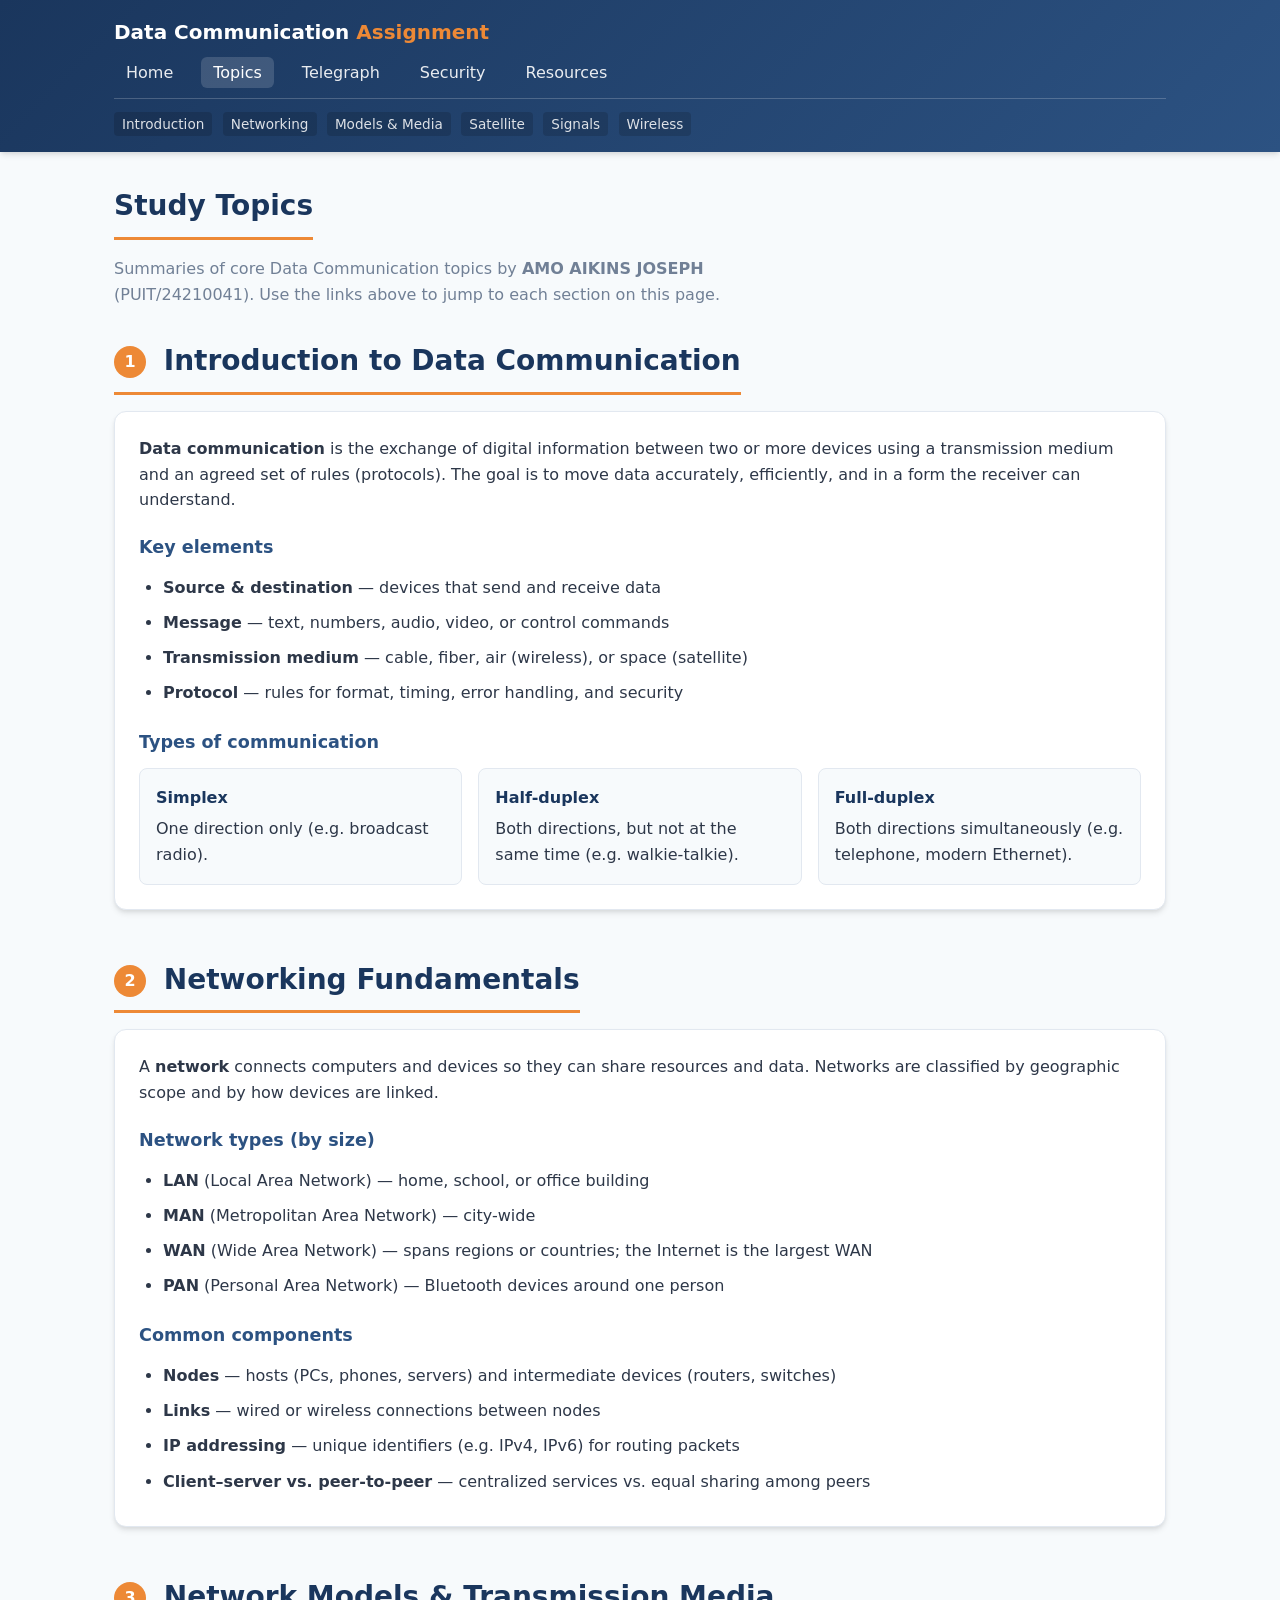
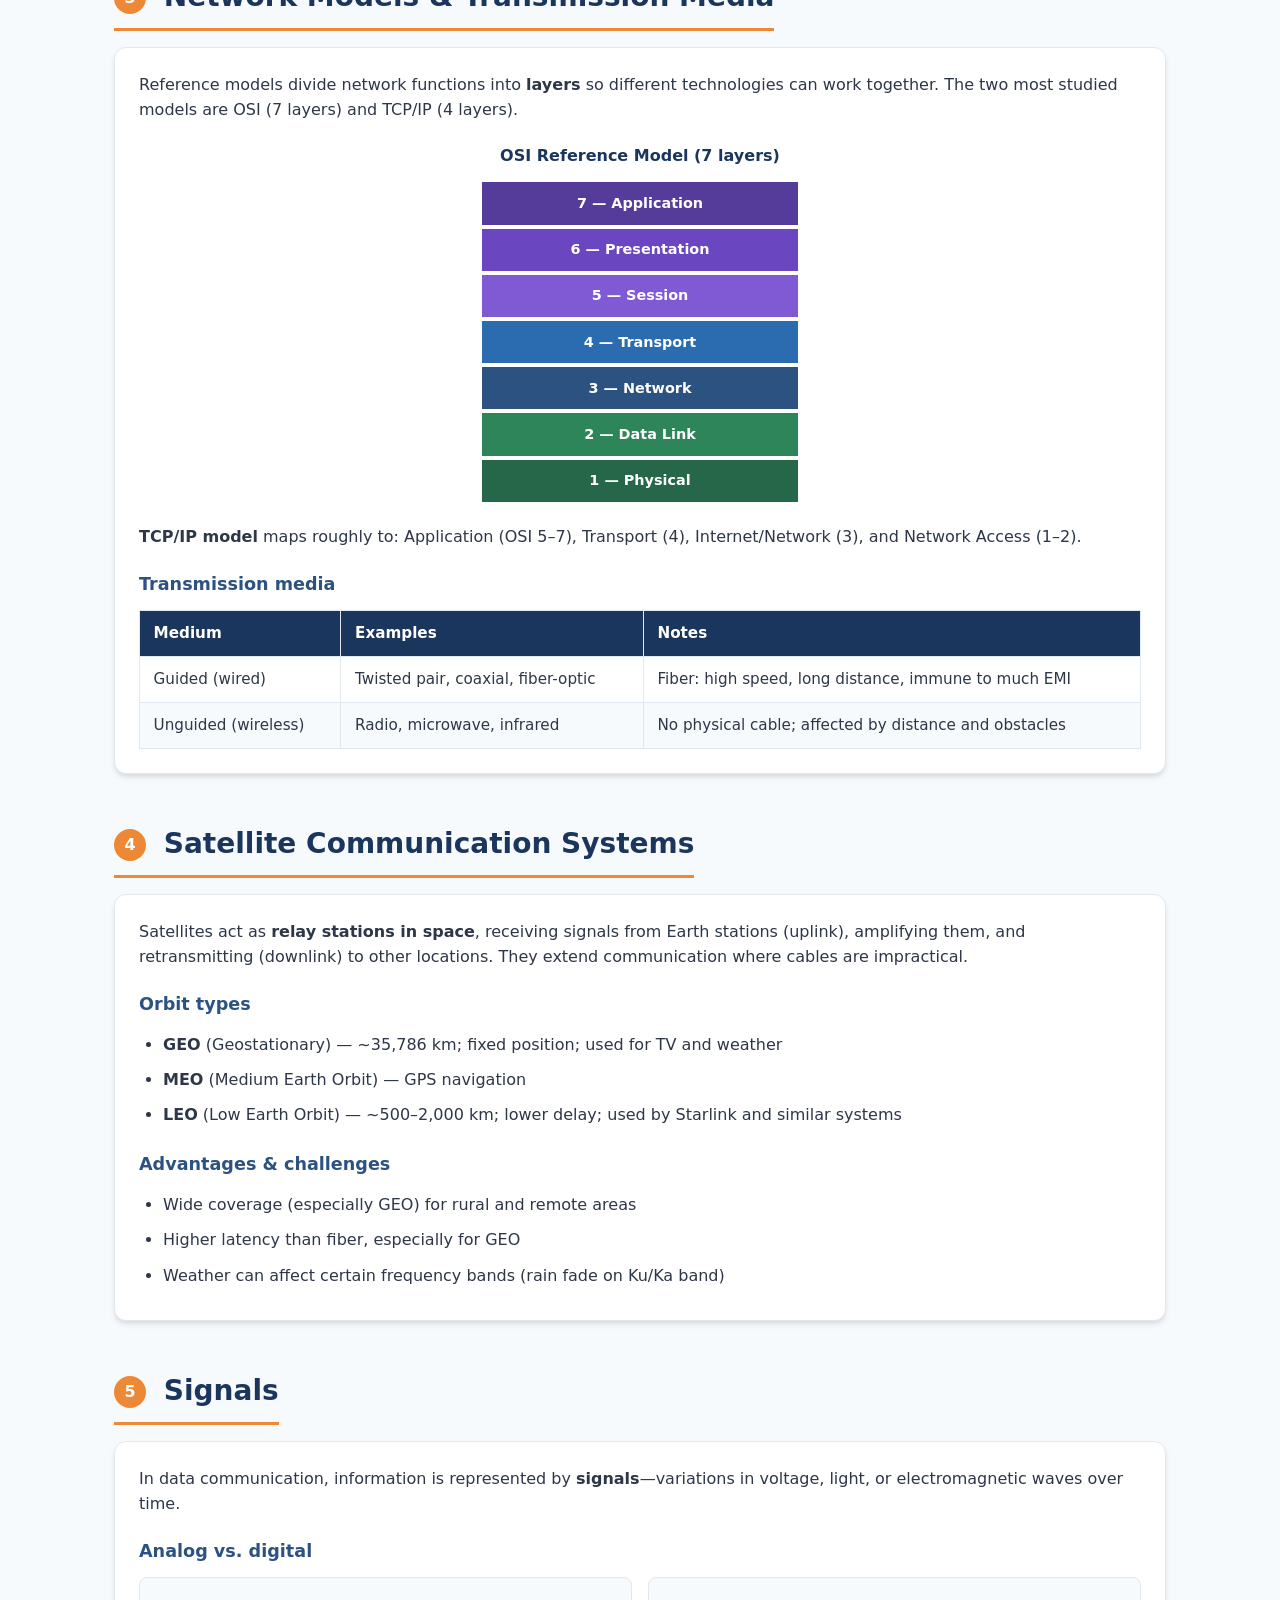
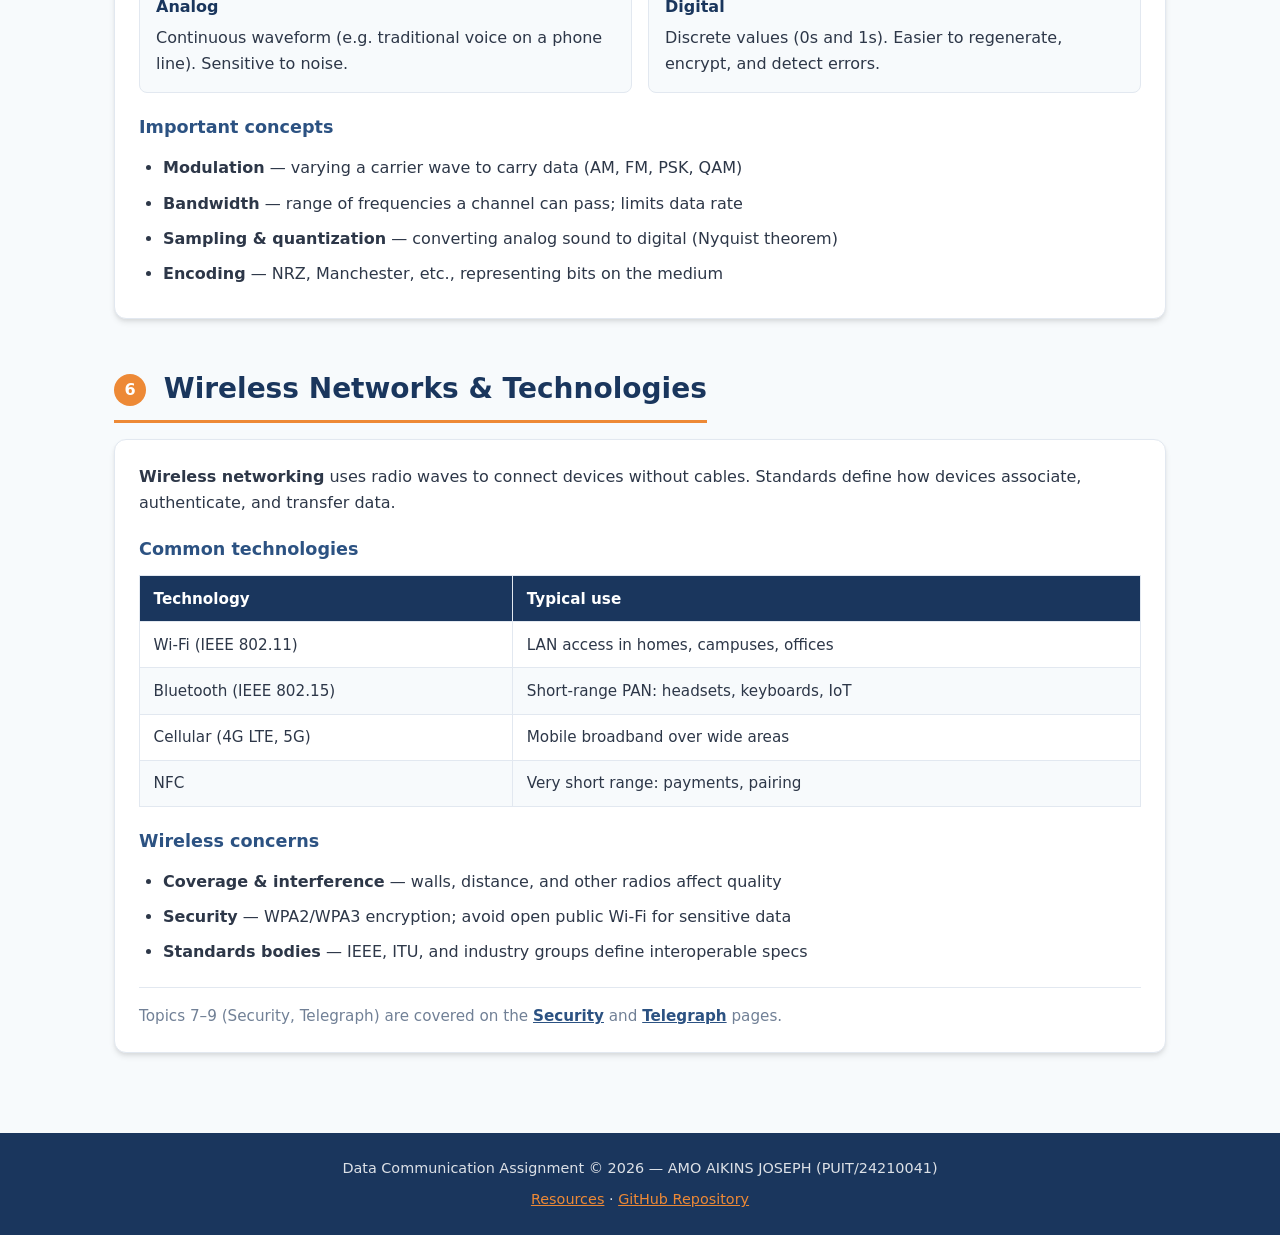
<file: topics.html>
<!DOCTYPE html>
<html lang="en">
<head>
  <meta charset="UTF-8">
  <meta name="viewport" content="width=device-width, initial-scale=1.0">
  <title>Data Communication Assignment | Topics</title>
  <link rel="stylesheet" href="css/styles.css">
</head>
<body>

  <header class="site-header">
    <div class="header-inner">
      <p class="site-title">Data Communication <span>Assignment</span></p>
      <nav class="main-nav" aria-label="Main navigation">
        <ul>
          <li><a href="index.html">Home</a></li>
          <li><a href="topics.html" class="active">Topics</a></li>
          <li><a href="telegraph.html">Telegraph</a></li>
          <li><a href="security.html">Security</a></li>
          <li><a href="resources.html">Resources</a></li>
        </ul>
      </nav>
      <nav class="page-subnav" aria-label="Topics page sections">
        <ul>
          <li><a href="#intro">Introduction</a></li>
          <li><a href="#networking">Networking</a></li>
          <li><a href="#models-media">Models &amp; Media</a></li>
          <li><a href="#satellite">Satellite</a></li>
          <li><a href="#signals">Signals</a></li>
          <li><a href="#wireless">Wireless</a></li>
        </ul>
      </nav>
    </div>
  </header>

  <main class="container">

    <section id="page-intro" class="page-hero">
      <h1 class="section-title">Study Topics</h1>
      <p class="hero-text">
        Summaries of core Data Communication topics by
        <strong>AMO AIKINS JOSEPH</strong> (PUIT/24210041).
        Use the links above to jump to each section on this page.
      </p>
    </section>

    <!-- 1. Introduction to Data Communication -->
    <section id="intro">
      <h2 class="section-title"><span class="topic-num">1</span> Introduction to Data Communication</h2>
      <div class="card">
        <p>
          <strong>Data communication</strong> is the exchange of digital information between two or
          more devices using a transmission medium and an agreed set of rules (protocols). The goal
          is to move data accurately, efficiently, and in a form the receiver can understand.
        </p>
        <h3 class="card-subtitle">Key elements</h3>
        <ul class="key-list">
          <li><strong>Source &amp; destination</strong> — devices that send and receive data</li>
          <li><strong>Message</strong> — text, numbers, audio, video, or control commands</li>
          <li><strong>Transmission medium</strong> — cable, fiber, air (wireless), or space (satellite)</li>
          <li><strong>Protocol</strong> — rules for format, timing, error handling, and security</li>
        </ul>
        <h3 class="card-subtitle">Types of communication</h3>
        <div class="info-grid">
          <div class="info-box">
            <strong>Simplex</strong>
            <p>One direction only (e.g. broadcast radio).</p>
          </div>
          <div class="info-box">
            <strong>Half-duplex</strong>
            <p>Both directions, but not at the same time (e.g. walkie-talkie).</p>
          </div>
          <div class="info-box">
            <strong>Full-duplex</strong>
            <p>Both directions simultaneously (e.g. telephone, modern Ethernet).</p>
          </div>
        </div>
      </div>
    </section>

    <!-- 2. Networking Fundamentals -->
    <section id="networking">
      <h2 class="section-title"><span class="topic-num">2</span> Networking Fundamentals</h2>
      <div class="card">
        <p>
          A <strong>network</strong> connects computers and devices so they can share resources and
          data. Networks are classified by geographic scope and by how devices are linked.
        </p>
        <h3 class="card-subtitle">Network types (by size)</h3>
        <ul class="key-list">
          <li><strong>LAN</strong> (Local Area Network) — home, school, or office building</li>
          <li><strong>MAN</strong> (Metropolitan Area Network) — city-wide</li>
          <li><strong>WAN</strong> (Wide Area Network) — spans regions or countries; the Internet is the largest WAN</li>
          <li><strong>PAN</strong> (Personal Area Network) — Bluetooth devices around one person</li>
        </ul>
        <h3 class="card-subtitle">Common components</h3>
        <ul class="key-list">
          <li><strong>Nodes</strong> — hosts (PCs, phones, servers) and intermediate devices (routers, switches)</li>
          <li><strong>Links</strong> — wired or wireless connections between nodes</li>
          <li><strong>IP addressing</strong> — unique identifiers (e.g. IPv4, IPv6) for routing packets</li>
          <li><strong>Client–server vs. peer-to-peer</strong> — centralized services vs. equal sharing among peers</li>
        </ul>
      </div>
    </section>

    <!-- 3. Network Reference Models & Transmission Media -->
    <section id="models-media">
      <h2 class="section-title"><span class="topic-num">3</span> Network Models &amp; Transmission Media</h2>
      <div class="card">
        <p>
          Reference models divide network functions into <strong>layers</strong> so different
          technologies can work together. The two most studied models are OSI (7 layers) and TCP/IP (4 layers).
        </p>

        <figure class="diagram" aria-label="OSI model layers">
          <figcaption>OSI Reference Model (7 layers)</figcaption>
          <div class="osi-stack">
            <div class="osi-layer l7">7 — Application</div>
            <div class="osi-layer l6">6 — Presentation</div>
            <div class="osi-layer l5">5 — Session</div>
            <div class="osi-layer l4">4 — Transport</div>
            <div class="osi-layer l3">3 — Network</div>
            <div class="osi-layer l2">2 — Data Link</div>
            <div class="osi-layer l1">1 — Physical</div>
          </div>
        </figure>

        <p style="margin-top: 1rem;">
          <strong>TCP/IP model</strong> maps roughly to: Application (OSI 5–7), Transport (4),
          Internet/Network (3), and Network Access (1–2).
        </p>

        <h3 class="card-subtitle">Transmission media</h3>
        <table class="data-table">
          <thead>
            <tr>
              <th>Medium</th>
              <th>Examples</th>
              <th>Notes</th>
            </tr>
          </thead>
          <tbody>
            <tr>
              <td>Guided (wired)</td>
              <td>Twisted pair, coaxial, fiber-optic</td>
              <td>Fiber: high speed, long distance, immune to much EMI</td>
            </tr>
            <tr>
              <td>Unguided (wireless)</td>
              <td>Radio, microwave, infrared</td>
              <td>No physical cable; affected by distance and obstacles</td>
            </tr>
          </tbody>
        </table>
      </div>
    </section>

    <!-- 4. Satellite Communication Systems -->
    <section id="satellite">
      <h2 class="section-title"><span class="topic-num">4</span> Satellite Communication Systems</h2>
      <div class="card">
        <p>
          Satellites act as <strong>relay stations in space</strong>, receiving signals from Earth
          stations (uplink), amplifying them, and retransmitting (downlink) to other locations.
          They extend communication where cables are impractical.
        </p>
        <h3 class="card-subtitle">Orbit types</h3>
        <ul class="key-list">
          <li><strong>GEO</strong> (Geostationary) — ~35,786 km; fixed position; used for TV and weather</li>
          <li><strong>MEO</strong> (Medium Earth Orbit) — GPS navigation</li>
          <li><strong>LEO</strong> (Low Earth Orbit) — ~500–2,000 km; lower delay; used by Starlink and similar systems</li>
        </ul>
        <h3 class="card-subtitle">Advantages &amp; challenges</h3>
        <ul class="key-list">
          <li>Wide coverage (especially GEO) for rural and remote areas</li>
          <li>Higher latency than fiber, especially for GEO</li>
          <li>Weather can affect certain frequency bands (rain fade on Ku/Ka band)</li>
        </ul>
      </div>
    </section>

    <!-- 5. Signals -->
    <section id="signals">
      <h2 class="section-title"><span class="topic-num">5</span> Signals</h2>
      <div class="card">
        <p>
          In data communication, information is represented by <strong>signals</strong>—variations
          in voltage, light, or electromagnetic waves over time.
        </p>
        <h3 class="card-subtitle">Analog vs. digital</h3>
        <div class="info-grid">
          <div class="info-box">
            <strong>Analog</strong>
            <p>Continuous waveform (e.g. traditional voice on a phone line). Sensitive to noise.</p>
          </div>
          <div class="info-box">
            <strong>Digital</strong>
            <p>Discrete values (0s and 1s). Easier to regenerate, encrypt, and detect errors.</p>
          </div>
        </div>
        <h3 class="card-subtitle">Important concepts</h3>
        <ul class="key-list">
          <li><strong>Modulation</strong> — varying a carrier wave to carry data (AM, FM, PSK, QAM)</li>
          <li><strong>Bandwidth</strong> — range of frequencies a channel can pass; limits data rate</li>
          <li><strong>Sampling &amp; quantization</strong> — converting analog sound to digital (Nyquist theorem)</li>
          <li><strong>Encoding</strong> — NRZ, Manchester, etc., representing bits on the medium</li>
        </ul>
      </div>
    </section>

    <!-- 6. Wireless Networks and Technologies -->
    <section id="wireless">
      <h2 class="section-title"><span class="topic-num">6</span> Wireless Networks &amp; Technologies</h2>
      <div class="card">
        <p>
          <strong>Wireless networking</strong> uses radio waves to connect devices without cables.
          Standards define how devices associate, authenticate, and transfer data.
        </p>
        <h3 class="card-subtitle">Common technologies</h3>
        <table class="data-table">
          <thead>
            <tr>
              <th>Technology</th>
              <th>Typical use</th>
            </tr>
          </thead>
          <tbody>
            <tr>
              <td>Wi-Fi (IEEE 802.11)</td>
              <td>LAN access in homes, campuses, offices</td>
            </tr>
            <tr>
              <td>Bluetooth (IEEE 802.15)</td>
              <td>Short-range PAN: headsets, keyboards, IoT</td>
            </tr>
            <tr>
              <td>Cellular (4G LTE, 5G)</td>
              <td>Mobile broadband over wide areas</td>
            </tr>
            <tr>
              <td>NFC</td>
              <td>Very short range: payments, pairing</td>
            </tr>
          </tbody>
        </table>
        <h3 class="card-subtitle">Wireless concerns</h3>
        <ul class="key-list">
          <li><strong>Coverage &amp; interference</strong> — walls, distance, and other radios affect quality</li>
          <li><strong>Security</strong> — WPA2/WPA3 encryption; avoid open public Wi-Fi for sensitive data</li>
          <li><strong>Standards bodies</strong> — IEEE, ITU, and industry groups define interoperable specs</li>
        </ul>
        <p class="topic-footer-note">
          Topics 7–9 (Security, Telegraph) are covered on the
          <a href="security.html">Security</a> and <a href="telegraph.html">Telegraph</a> pages.
        </p>
      </div>
    </section>

  </main>

  <footer class="site-footer">
    <p>Data Communication Assignment &copy; 2026 &mdash; AMO AIKINS JOSEPH (PUIT/24210041)</p>
    <p style="margin-top: 0.5rem;">
      <a href="resources.html">Resources</a> &middot;
      <a href="https://github.com/josephaikins810-eng/data-communication" target="_blank" rel="noopener noreferrer">GitHub Repository</a>
    </p>
  </footer>

</body>
</html>
</file>
<file: css/styles.css>
/* Data Communication Assignment - Shared Styles */

:root {
  --primary: #1a365d;
  --primary-light: #2c5282;
  --accent: #ed8936;
  --accent-hover: #dd6b20;
  --bg: #f7fafc;
  --card: #ffffff;
  --text: #2d3748;
  --text-muted: #718096;
  --border: #e2e8f0;
  --shadow: 0 4px 6px -1px rgba(0, 0, 0, 0.1), 0 2px 4px -1px rgba(0, 0, 0, 0.06);
  --radius: 12px;
  --font: "Segoe UI", system-ui, -apple-system, sans-serif;
}

*,
*::before,
*::after {
  box-sizing: border-box;
  margin: 0;
  padding: 0;
}

html {
  scroll-behavior: smooth;
}

body {
  font-family: var(--font);
  background: var(--bg);
  color: var(--text);
  line-height: 1.6;
  min-height: 100vh;
}

/* Header & Navigation */
.site-header {
  background: linear-gradient(135deg, var(--primary) 0%, var(--primary-light) 100%);
  color: #fff;
  position: sticky;
  top: 0;
  z-index: 100;
  box-shadow: var(--shadow);
}

.header-inner {
  max-width: 1100px;
  margin: 0 auto;
  padding: 1rem 1.5rem;
}

.site-title {
  font-size: 1.25rem;
  font-weight: 700;
  margin-bottom: 0.75rem;
}

.site-title span {
  color: var(--accent);
}

.main-nav ul {
  list-style: none;
  display: flex;
  flex-wrap: wrap;
  gap: 0.5rem 1rem;
}

.main-nav a {
  color: rgba(255, 255, 255, 0.9);
  text-decoration: none;
  font-weight: 500;
  padding: 0.35rem 0.75rem;
  border-radius: 6px;
  transition: background 0.2s, color 0.2s;
}

.main-nav a:hover,
.main-nav a.active {
  background: rgba(255, 255, 255, 0.15);
  color: #fff;
}

/* Layout */
.container {
  max-width: 1100px;
  margin: 0 auto;
  padding: 2rem 1.5rem;
}

section {
  margin-bottom: 3rem;
}

.section-title {
  font-size: 1.75rem;
  color: var(--primary);
  margin-bottom: 1rem;
  padding-bottom: 0.5rem;
  border-bottom: 3px solid var(--accent);
  display: inline-block;
}

/* Cards */
.card {
  background: var(--card);
  border-radius: var(--radius);
  padding: 1.5rem;
  box-shadow: var(--shadow);
  border: 1px solid var(--border);
}

/* Bio / Profile */
.profile-grid {
  display: grid;
  grid-template-columns: 200px 1fr;
  gap: 2rem;
  align-items: start;
}

@media (max-width: 600px) {
  .profile-grid {
    grid-template-columns: 1fr;
    text-align: center;
  }
}

.profile-image {
  width: 200px;
  height: 200px;
  border-radius: var(--radius);
  object-fit: cover;
  border: 4px solid var(--accent);
  box-shadow: var(--shadow);
}

.profile-meta h2 {
  font-size: 1.5rem;
  color: var(--primary);
  margin-bottom: 0.25rem;
}

.student-id {
  color: var(--text-muted);
  font-size: 0.95rem;
  margin-bottom: 1rem;
}

.badge {
  display: inline-block;
  background: var(--primary);
  color: #fff;
  font-size: 0.75rem;
  padding: 0.25rem 0.6rem;
  border-radius: 999px;
  margin-bottom: 1rem;
}

/* Footer */
.site-footer {
  background: var(--primary);
  color: rgba(255, 255, 255, 0.85);
  text-align: center;
  padding: 1.5rem;
  margin-top: auto;
  font-size: 0.9rem;
}

.site-footer a {
  color: var(--accent);
}

/* In-page section navigation (same-tab anchors) */
.page-subnav {
  margin-top: 0.75rem;
  padding-top: 0.75rem;
  border-top: 1px solid rgba(255, 255, 255, 0.2);
}

.page-subnav ul {
  list-style: none;
  display: flex;
  flex-wrap: wrap;
  gap: 0.35rem 0.65rem;
}

.page-subnav a {
  color: rgba(255, 255, 255, 0.85);
  text-decoration: none;
  font-size: 0.85rem;
  padding: 0.25rem 0.5rem;
  border-radius: 4px;
  background: rgba(0, 0, 0, 0.15);
}

.page-subnav a:hover {
  background: var(--accent);
  color: #fff;
}

.page-hero {
  margin-bottom: 2rem;
}

.hero-text {
  color: var(--text-muted);
  max-width: 720px;
}

.topic-num {
  display: inline-flex;
  align-items: center;
  justify-content: center;
  width: 2rem;
  height: 2rem;
  background: var(--accent);
  color: #fff;
  font-size: 1rem;
  border-radius: 50%;
  margin-right: 0.5rem;
  vertical-align: middle;
}

.card-subtitle {
  font-size: 1.1rem;
  color: var(--primary-light);
  margin: 1.25rem 0 0.75rem;
}

.key-list {
  margin-left: 1.5rem;
  line-height: 1.85;
}

.key-list li {
  margin-bottom: 0.35rem;
}

.info-grid {
  display: grid;
  grid-template-columns: repeat(auto-fit, minmax(180px, 1fr));
  gap: 1rem;
  margin-top: 0.5rem;
}

.info-box {
  background: var(--bg);
  border: 1px solid var(--border);
  border-radius: 8px;
  padding: 1rem;
}

.info-box strong {
  display: block;
  color: var(--primary);
  margin-bottom: 0.35rem;
}

/* OSI diagram */
.diagram {
  margin: 1.25rem 0;
}

.diagram figcaption {
  font-weight: 600;
  color: var(--primary);
  margin-bottom: 0.75rem;
  text-align: center;
}

.osi-stack {
  max-width: 320px;
  margin: 0 auto;
}

.osi-layer {
  padding: 0.6rem 1rem;
  text-align: center;
  font-weight: 600;
  font-size: 0.9rem;
  color: #fff;
  border: 2px solid var(--card);
}

.osi-layer.l7 { background: #553c9a; }
.osi-layer.l6 { background: #6b46c1; }
.osi-layer.l5 { background: #805ad5; }
.osi-layer.l4 { background: #2b6cb0; }
.osi-layer.l3 { background: #2c5282; }
.osi-layer.l2 { background: #2f855a; }
.osi-layer.l1 { background: #276749; }

/* Tables */
.data-table {
  width: 100%;
  border-collapse: collapse;
  margin-top: 0.5rem;
  font-size: 0.95rem;
}

.data-table th,
.data-table td {
  border: 1px solid var(--border);
  padding: 0.65rem 0.85rem;
  text-align: left;
}

.data-table th {
  background: var(--primary);
  color: #fff;
}

.data-table tr:nth-child(even) {
  background: var(--bg);
}

.topic-footer-note {
  margin-top: 1.25rem;
  padding-top: 1rem;
  border-top: 1px solid var(--border);
  color: var(--text-muted);
  font-size: 0.95rem;
}

.topic-footer-note a {
  color: var(--primary-light);
  font-weight: 600;
}

/* Telegraph page */
.diagram-card {
  text-align: center;
}

.telegraph-figure {
  margin: 1.5rem 0 0;
}

.telegraph-diagram-img {
  max-width: 100%;
  height: auto;
  border-radius: var(--radius);
  border: 1px solid var(--border);
  box-shadow: var(--shadow);
}

.telegraph-figure figcaption {
  margin-top: 0.75rem;
  font-size: 0.9rem;
  color: var(--text-muted);
  font-style: italic;
}

.ordered-list {
  list-style-type: decimal;
}

.morse-table-wrap {
  overflow-x: auto;
  margin-top: 0.5rem;
}

.morse-cell {
  font-family: "Consolas", "Courier New", monospace;
  font-size: 1.05rem;
  letter-spacing: 0.15em;
  color: var(--primary);
  font-weight: 600;
}

.morse-example {
  background: var(--bg);
  border-left: 4px solid var(--accent);
  padding: 1rem 1.25rem;
  border-radius: 0 8px 8px 0;
  margin-top: 0.5rem;
}

.morse-display {
  font-family: "Consolas", "Courier New", monospace;
  font-size: 1.5rem;
  color: var(--primary);
  letter-spacing: 0.2em;
  margin: 0.5rem 0;
}

.morse-numbers {
  font-family: "Consolas", "Courier New", monospace;
  font-size: 0.85rem;
  line-height: 1.9;
  color: var(--text-muted);
  word-break: break-word;
}

/* Security page — CIA triad */
.cia-grid {
  display: grid;
  grid-template-columns: repeat(auto-fit, minmax(220px, 1fr));
  gap: 1rem;
  margin: 1.25rem 0;
}

.cia-card {
  border-radius: var(--radius);
  padding: 1.25rem;
  color: #fff;
}

.cia-card h3 {
  font-size: 1.1rem;
  margin-bottom: 0.5rem;
}

.cia-card ul {
  margin: 0.75rem 0 0 1.25rem;
  font-size: 0.9rem;
  line-height: 1.7;
}

.cia-c { background: linear-gradient(135deg, #2b6cb0, #2c5282); }
.cia-i { background: linear-gradient(135deg, #2f855a, #276749); }
.cia-a { background: linear-gradient(135deg, #c05621, #9c4221); }

.cia-diagram {
  margin-top: 2rem;
}

.cia-triangle {
  position: relative;
  width: 280px;
  height: 240px;
  margin: 1rem auto 0;
}

.cia-node {
  position: absolute;
  background: var(--primary);
  color: #fff;
  font-size: 0.8rem;
  font-weight: 600;
  padding: 0.5rem 0.75rem;
  border-radius: 8px;
  text-align: center;
  width: 120px;
}

.cia-node.top {
  top: 0;
  left: 50%;
  transform: translateX(-50%);
  background: #2b6cb0;
}

.cia-node.left {
  bottom: 0;
  left: 0;
  background: #2f855a;
}

.cia-node.right {
  bottom: 0;
  right: 0;
  background: #c05621;
}

.cia-center {
  position: absolute;
  top: 50%;
  left: 50%;
  transform: translate(-50%, -40%);
  width: 90px;
  height: 90px;
  background: var(--card);
  border: 3px solid var(--accent);
  border-radius: 50%;
  display: flex;
  align-items: center;
  justify-content: center;
  text-align: center;
  font-size: 0.75rem;
  font-weight: 700;
  color: var(--primary);
  line-height: 1.3;
  box-shadow: var(--shadow);
}

/* Resources page */
.link-actions {
  display: flex;
  flex-wrap: wrap;
  gap: 0.75rem;
  margin-top: 1rem;
}

.btn {
  display: inline-block;
  padding: 0.65rem 1.25rem;
  border-radius: 8px;
  font-weight: 600;
  text-decoration: none;
  transition: background 0.2s, transform 0.15s;
}

.btn-primary {
  background: var(--accent);
  color: #fff;
}

.btn-primary:hover {
  background: var(--accent-hover);
}

.btn-secondary {
  background: var(--primary);
  color: #fff;
}

.btn-secondary:hover {
  background: var(--primary-light);
}

.resource-link-list {
  list-style: none;
  margin: 1rem 0 0;
  padding: 0;
}

.resource-link-list li {
  padding: 1rem 0;
  border-bottom: 1px solid var(--border);
}

.resource-link-list li:last-child {
  border-bottom: none;
}

.link-label {
  display: block;
  font-size: 0.8rem;
  font-weight: 700;
  color: var(--primary);
  text-transform: uppercase;
  letter-spacing: 0.03em;
  margin-bottom: 0.35rem;
}

.resource-link-list a {
  color: var(--primary-light);
  font-weight: 600;
  font-size: 1.05rem;
}

.resource-link-list a:hover {
  color: var(--accent);
}

.link-hint,
.link-note {
  font-size: 0.9rem;
  color: var(--text-muted);
  margin-top: 0.35rem;
}

.link-note code {
  background: var(--bg);
  padding: 0.15rem 0.4rem;
  border-radius: 4px;
  font-size: 0.85rem;
}

.video-warning {
  background: #fff5f5;
  border: 1px solid #fc8181;
  border-radius: var(--radius);
  padding: 1rem 1.25rem;
  margin-bottom: 1rem;
  font-size: 0.95rem;
  line-height: 1.6;
}

.video-warning a {
  color: var(--primary-light);
  font-weight: 600;
}

.video-wrapper {
  position: relative;
  width: 100%;
  max-width: 100%;
  min-height: 200px;
  aspect-ratio: 16 / 9;
  margin: 1.25rem 0 0.75rem;
  border-radius: var(--radius);
  overflow: hidden;
  box-shadow: var(--shadow);
  border: 1px solid var(--border);
  background: #000;
}

.video-wrapper iframe {
  position: absolute;
  top: 0;
  left: 0;
  width: 100%;
  height: 100%;
  border: 0;
}

.video-poster {
  position: relative;
  display: block;
  width: 100%;
  height: 100%;
  padding: 0;
  border: 0;
  cursor: pointer;
  background: #000;
}

.video-poster img {
  width: 100%;
  height: 100%;
  object-fit: cover;
  display: block;
  opacity: 0.85;
}

.video-poster:hover img {
  opacity: 0.65;
}

.video-play-icon {
  position: absolute;
  top: 50%;
  left: 50%;
  transform: translate(-50%, -50%);
  width: 72px;
  height: 72px;
  background: rgba(237, 137, 54, 0.95);
  color: #fff;
  font-size: 1.75rem;
  line-height: 72px;
  text-align: center;
  border-radius: 50%;
  box-shadow: 0 4px 20px rgba(0, 0, 0, 0.4);
  pointer-events: none;
}

.video-play-label {
  position: absolute;
  bottom: 1rem;
  left: 0;
  right: 0;
  text-align: center;
  color: #fff;
  font-weight: 600;
  font-size: 1rem;
  text-shadow: 0 1px 4px rgba(0, 0, 0, 0.8);
  pointer-events: none;
}

.github-box {
  background: var(--bg);
  border: 1px solid var(--border);
  border-radius: var(--radius);
  padding: 1.25rem;
  margin-top: 1rem;
}

.github-url a {
  font-weight: 600;
  color: var(--primary-light);
  word-break: break-all;
}

.copy-code {
  display: block;
  margin-top: 0.5rem;
  padding: 0.75rem;
  background: #1a202c;
  color: #68d391;
  border-radius: 6px;
  font-size: 0.85rem;
  word-break: break-all;
}

.pdf-preview {
  margin-top: 1.25rem;
  border: 1px solid var(--border);
  border-radius: var(--radius);
  overflow: hidden;
  box-shadow: var(--shadow);
  background: var(--bg);
}

.pdf-iframe {
  width: 100%;
  height: 600px;
  border: 0;
  display: block;
}

@media (max-width: 600px) {
  .pdf-iframe {
    height: 400px;
  }
}

/* Utility */
.coming-soon {
  background: #ebf8ff;
  border: 1px dashed var(--primary-light);
  border-radius: var(--radius);
  padding: 1rem 1.25rem;
  color: var(--primary);
  font-size: 0.95rem;
}
</file>
